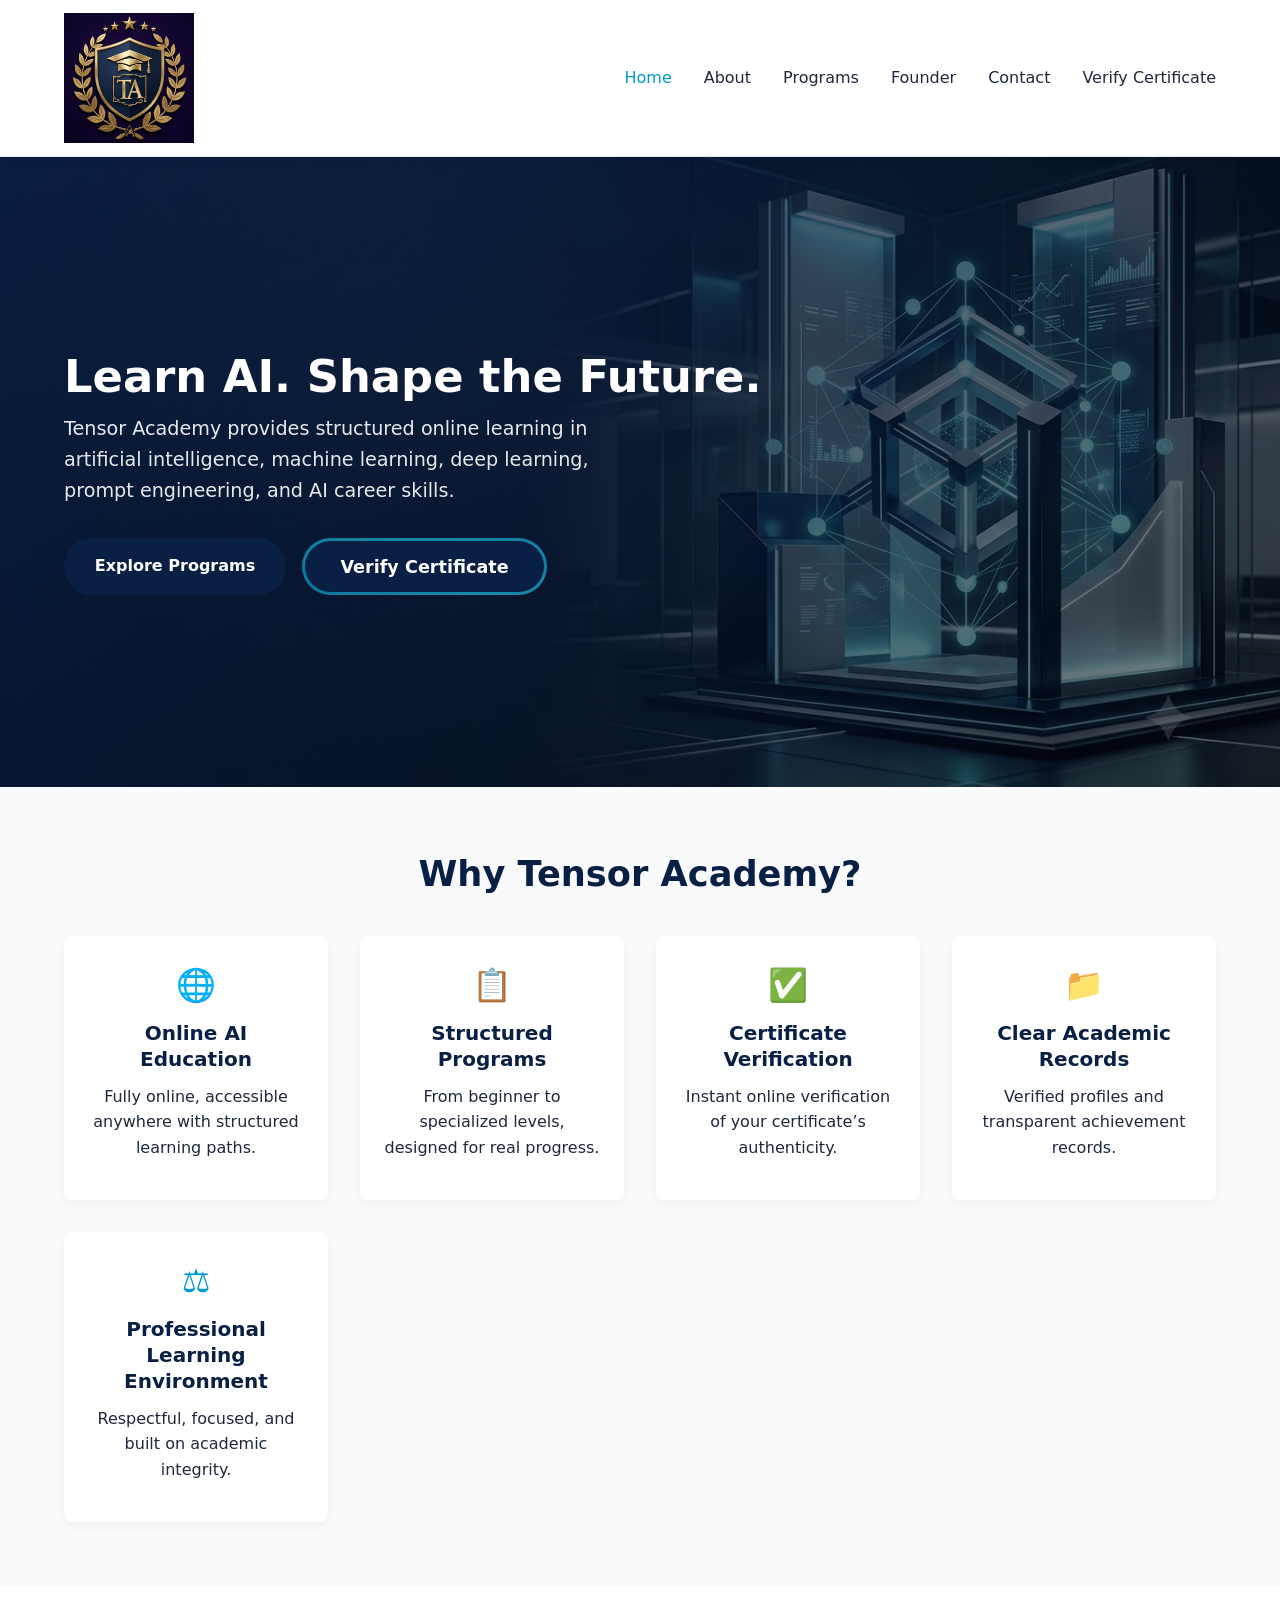
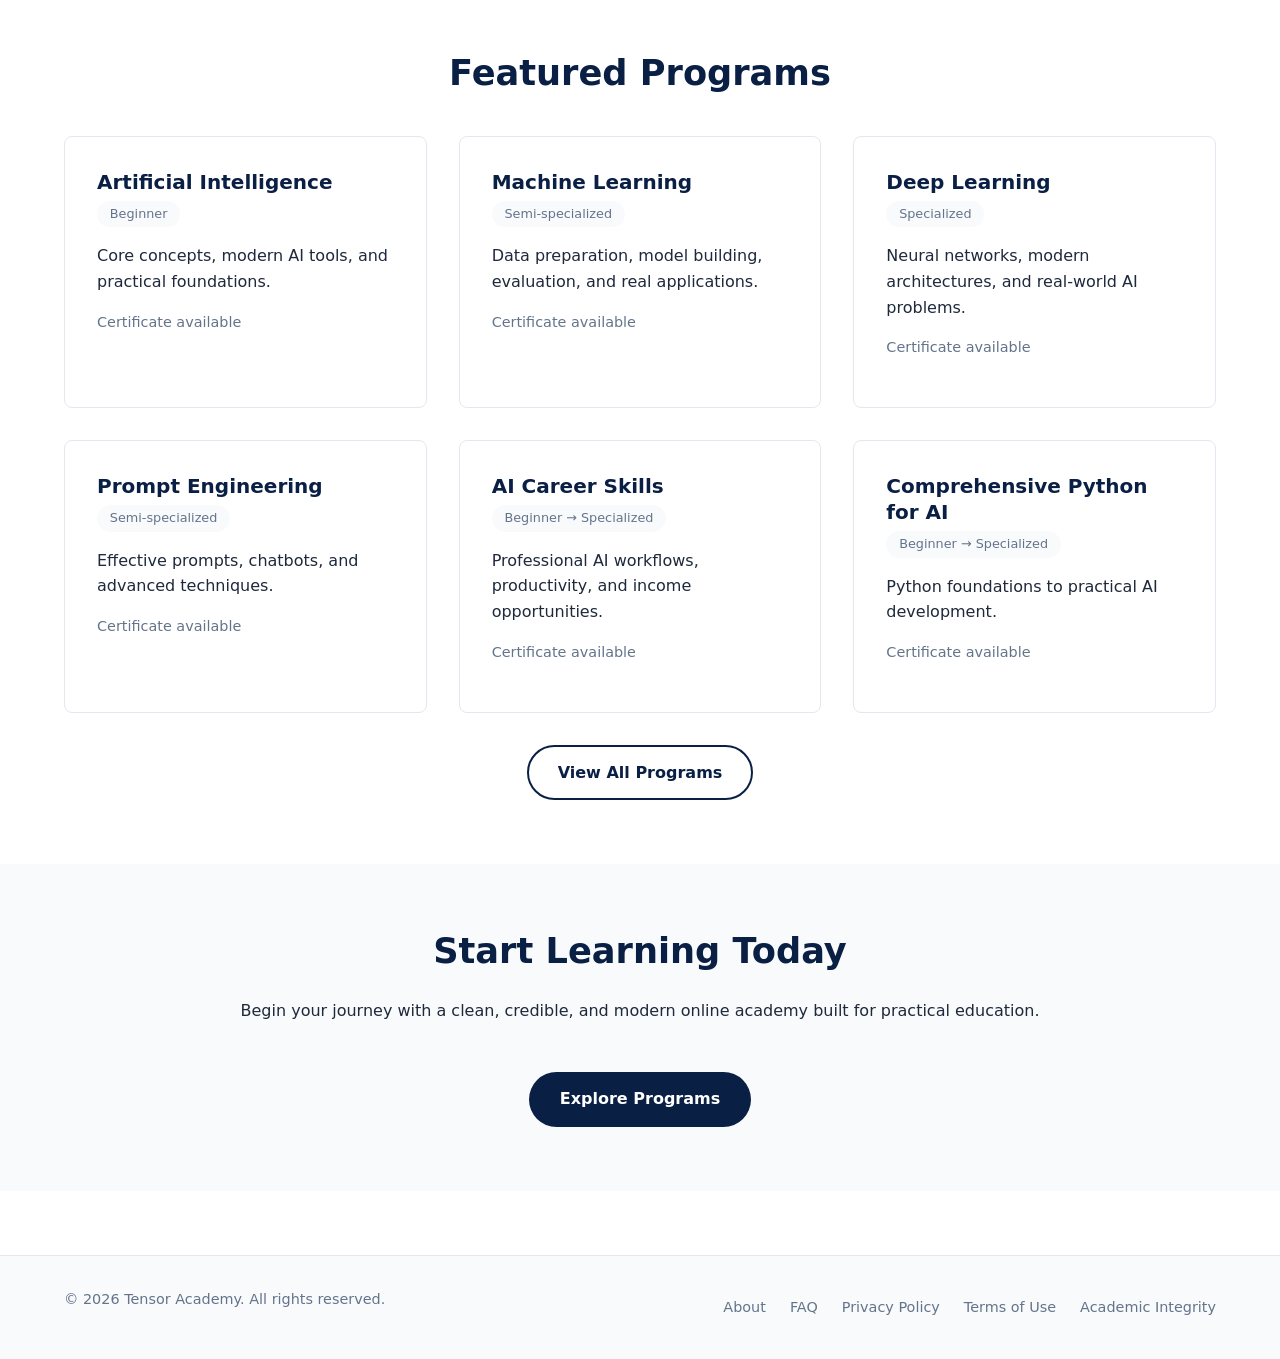
<file: index.html>
<!DOCTYPE html>
<html lang="en">
<head>
  <meta charset="UTF-8">
  <meta name="viewport" content="width=device-width, initial-scale=1.0">
  <meta name="description" content="Tensor Academy — Learn AI. Shape the Future. Structured online courses in artificial intelligence, machine learning, deep learning, and prompt engineering.">
  <title>Tensor Academy — Learn AI. Shape the Future.</title>
  <link rel="stylesheet" href="assets/css/style.css">
  <link rel="icon" href="assets/images/logo/logo.png" type="image/png">
</head>
<body>

  <!-- ========== Header ========== -->
  <header class="site-header">
    <div class="container header-inner">
      <a href="index.html" class="logo">
        <img src="assets/images/logo/logo.png" alt="Tensor Academy Logo" width="130" height="auto">
      </a>
      <button class="menu-toggle" aria-label="Toggle navigation menu">
        <span></span><span></span><span></span>
      </button>
      <nav>
        <ul class="nav-links">
          <li><a href="index.html" class="active">Home</a></li>
          <li><a href="about.html">About</a></li>
          <li><a href="programs.html">Programs</a></li>
          <li><a href="founder.html">Founder</a></li>
          <li><a href="contact.html">Contact</a></li>
          <li><a href="verify.html">Verify Certificate</a></li>
        </ul>
      </nav>
    </div>
  </header>

  <!-- ========== Hero Section ========== -->
  <section class="hero">
    <div class="container">
      <h1>Learn AI. Shape the Future.</h1>
      <p>Tensor Academy provides structured online learning in artificial intelligence, machine learning, deep learning, prompt engineering, and AI career skills.</p>
      <div class="hero-buttons">
        <a href="programs.html" class="btn btn-primary">Explore Programs</a>
        <a href="verify.html" class="btn verify-cert-btn">Verify Certificate</a>
      </div>
    </div>
  </section>

  <!-- ========== Trust / Value Points ========== -->
  <section class="section section-bg-light">
    <div class="container">
      <h2 class="section-title">Why Tensor Academy?</h2>
      <div class="trust-grid">
        <div class="trust-item">
          <div class="icon">🌐</div>
          <h3>Online AI Education</h3>
          <p>Fully online, accessible anywhere with structured learning paths.</p>
        </div>
        <div class="trust-item">
          <div class="icon">📋</div>
          <h3>Structured Programs</h3>
          <p>From beginner to specialized levels, designed for real progress.</p>
        </div>
        <div class="trust-item">
          <div class="icon">✅</div>
          <h3>Certificate Verification</h3>
          <p>Instant online verification of your certificate’s authenticity.</p>
        </div>
        <div class="trust-item">
          <div class="icon">📁</div>
          <h3>Clear Academic Records</h3>
          <p>Verified profiles and transparent achievement records.</p>
        </div>
        <div class="trust-item">
          <div class="icon">⚖️</div>
          <h3>Professional Learning Environment</h3>
          <p>Respectful, focused, and built on academic integrity.</p>
        </div>
      </div>
    </div>
  </section>

  <!-- ========== Featured Programs Preview ========== -->
  <section class="section">
    <div class="container">
      <h2 class="section-title">Featured Programs</h2>
      <div class="program-grid">
        <div class="program-card">
          <h3>Artificial Intelligence</h3>
          <span class="level-badge">Beginner</span>
          <p>Core concepts, modern AI tools, and practical foundations.</p>
          <p class="cert-note">Certificate available</p>
        </div>
        <div class="program-card">
          <h3>Machine Learning</h3>
          <span class="level-badge">Semi-specialized</span>
          <p>Data preparation, model building, evaluation, and real applications.</p>
          <p class="cert-note">Certificate available</p>
        </div>
        <div class="program-card">
          <h3>Deep Learning</h3>
          <span class="level-badge">Specialized</span>
          <p>Neural networks, modern architectures, and real-world AI problems.</p>
          <p class="cert-note">Certificate available</p>
        </div>
        <div class="program-card">
          <h3>Prompt Engineering</h3>
          <span class="level-badge">Semi-specialized</span>
          <p>Effective prompts, chatbots, and advanced techniques.</p>
          <p class="cert-note">Certificate available</p>
        </div>
        <div class="program-card">
          <h3>AI Career Skills</h3>
          <span class="level-badge">Beginner → Specialized</span>
          <p>Professional AI workflows, productivity, and income opportunities.</p>
          <p class="cert-note">Certificate available</p>
        </div>
        <div class="program-card">
          <h3>Comprehensive Python for AI</h3>
          <span class="level-badge">Beginner → Specialized</span>
          <p>Python foundations to practical AI development.</p>
          <p class="cert-note">Certificate available</p>
        </div>
      </div>
      <div class="text-center mt-2">
        <a href="programs.html" class="btn btn-outline">View All Programs</a>
      </div>
    </div>
  </section>

  <!-- ========== Closing CTA ========== -->
  <section class="section section-bg-light text-center">
    <div class="container">
      <h2>Start Learning Today</h2>
      <p>Begin your journey with a clean, credible, and modern online academy built for practical education.</p>
      <a href="programs.html" class="btn btn-primary mt-2">Explore Programs</a>
    </div>
  </section>

  <!-- ========== Footer ========== -->
  <footer class="site-footer">
    <div class="container footer-inner">
      <p class="footer-text">&copy; 2026 Tensor Academy. All rights reserved.</p>
      <ul class="footer-links">
        <li><a href="about.html">About</a></li>
        <li><a href="faq.html">FAQ</a></li>
        <li><a href="privacy-policy.html">Privacy Policy</a></li>
        <li><a href="terms.html">Terms of Use</a></li>
        <li><a href="academic-integrity.html">Academic Integrity</a></li>
      </ul>
    </div>
  </footer>

  <!-- ========== Mobile Menu Toggle Script ========== -->
  <script>
    const menuToggle = document.querySelector('.menu-toggle');
    const navLinks = document.querySelector('.nav-links');
    menuToggle.addEventListener('click', () => {
      navLinks.classList.toggle('open');
    });
  </script>

</body>
</html>
</file>
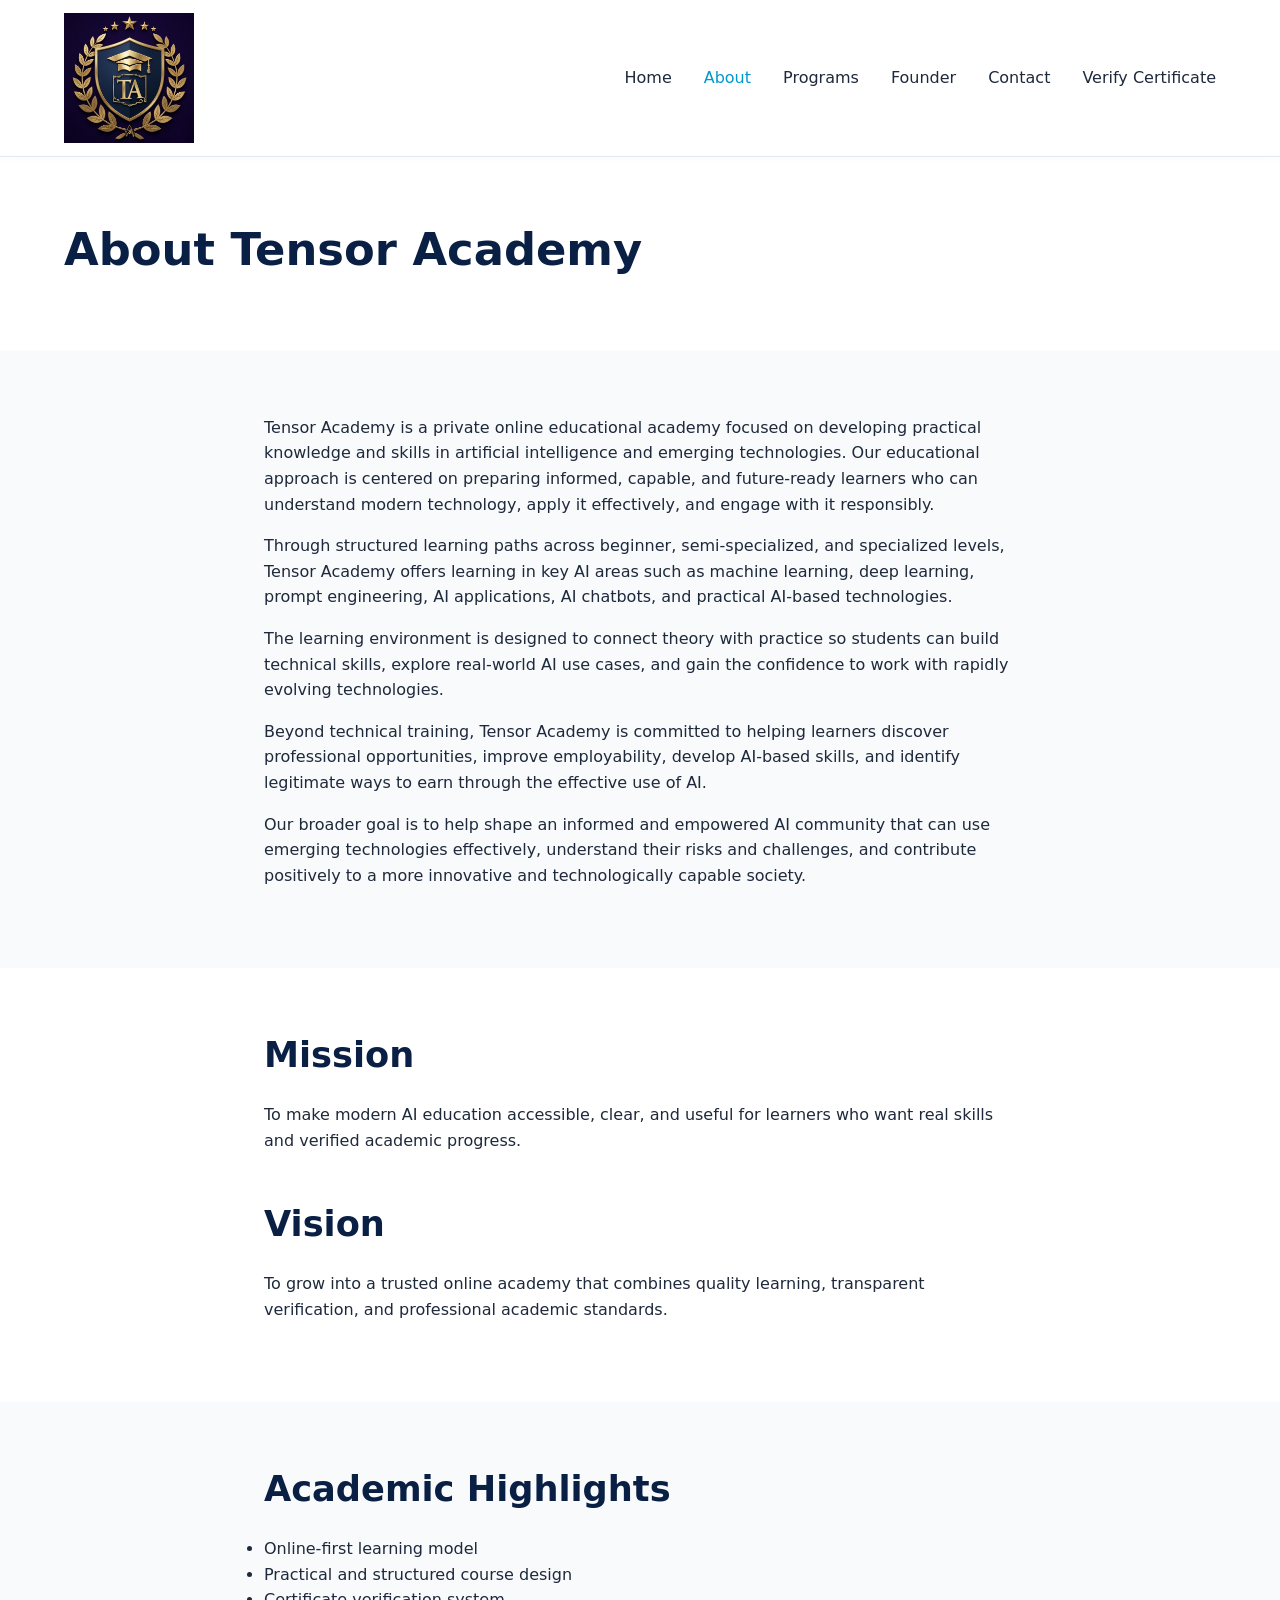
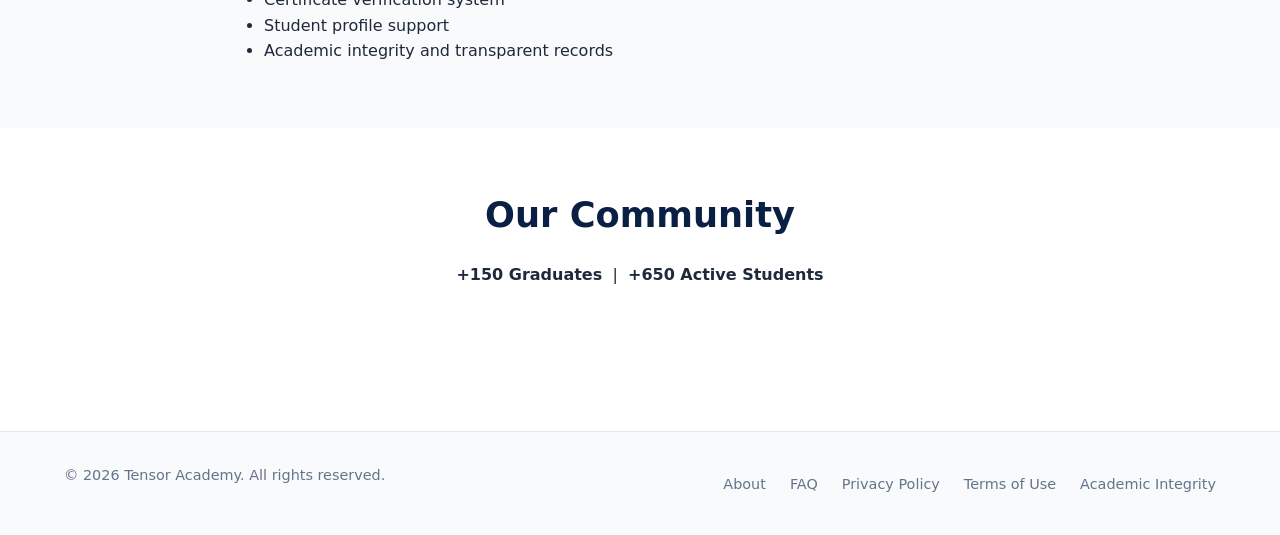
<file: about.html>
<!DOCTYPE html>
<html lang="en">
<head>
  <meta charset="UTF-8">
  <meta name="viewport" content="width=device-width, initial-scale=1.0">
  <meta name="description" content="About Tensor Academy — an online academy focused on practical, structured, and accessible AI education.">
  <title>About — Tensor Academy</title>
  <link rel="stylesheet" href="assets/css/style.css">
  <link rel="icon" href="assets/images/logo/logo.png" type="image/png">
</head>
<body>

  <header class="site-header">
    <div class="container header-inner">
      <a href="index.html" class="logo">
        <img src="assets/images/logo/logo.png" alt="Tensor Academy Logo" width="130" height="auto">
      </a>
      <button class="menu-toggle" aria-label="Toggle navigation menu">
        <span></span><span></span><span></span>
      </button>
      <nav>
        <ul class="nav-links">
          <li><a href="index.html">Home</a></li>
          <li><a href="about.html" class="active">About</a></li>
          <li><a href="programs.html">Programs</a></li>
          <li><a href="founder.html">Founder</a></li>
          <li><a href="contact.html">Contact</a></li>
          <li><a href="verify.html">Verify Certificate</a></li>
        </ul>
      </nav>
    </div>
  </header>

  <main>
    <!-- Page Title -->
    <section class="section">
      <div class="container">
        <h1>About Tensor Academy</h1>
      </div>
    </section>

    <!-- About Content -->
    <section class="section section-bg-light">
      <div class="container about-content">
        <p>Tensor Academy is a private online educational academy focused on developing practical knowledge and skills in artificial intelligence and emerging technologies. Our educational approach is centered on preparing informed, capable, and future-ready learners who can understand modern technology, apply it effectively, and engage with it responsibly.</p>
        <p>Through structured learning paths across beginner, semi-specialized, and specialized levels, Tensor Academy offers learning in key AI areas such as machine learning, deep learning, prompt engineering, AI applications, AI chatbots, and practical AI-based technologies.</p>
        <p>The learning environment is designed to connect theory with practice so students can build technical skills, explore real-world AI use cases, and gain the confidence to work with rapidly evolving technologies.</p>
        <p>Beyond technical training, Tensor Academy is committed to helping learners discover professional opportunities, improve employability, develop AI-based skills, and identify legitimate ways to earn through the effective use of AI.</p>
        <p>Our broader goal is to help shape an informed and empowered AI community that can use emerging technologies effectively, understand their risks and challenges, and contribute positively to a more innovative and technologically capable society.</p>
      </div>
    </section>

    <!-- Mission & Vision -->
    <section class="section">
      <div class="container about-content">
        <h2>Mission</h2>
        <p>To make modern AI education accessible, clear, and useful for learners who want real skills and verified academic progress.</p>

        <h2 class="mt-3">Vision</h2>
        <p>To grow into a trusted online academy that combines quality learning, transparent verification, and professional academic standards.</p>
      </div>
    </section>

    <!-- Academic Highlights -->
    <section class="section section-bg-light">
      <div class="container about-content">
        <h2>Academic Highlights</h2>
        <ul>
          <li>Online-first learning model</li>
          <li>Practical and structured course design</li>
          <li>Certificate verification system</li>
          <li>Student profile support</li>
          <li>Academic integrity and transparent records</li>
        </ul>
      </div>
    </section>

    <!-- Public Numbers -->
    <section class="section">
      <div class="container about-content text-center">
        <h2>Our Community</h2>
        <p><strong>+150 Graduates</strong> &nbsp;|&nbsp; <strong>+650 Active Students</strong></p>
      </div>
    </section>
  </main>

  <footer class="site-footer">
    <div class="container footer-inner">
      <p class="footer-text">&copy; 2026 Tensor Academy. All rights reserved.</p>
      <ul class="footer-links">
        <li><a href="about.html">About</a></li>
        <li><a href="faq.html">FAQ</a></li>
        <li><a href="privacy-policy.html">Privacy Policy</a></li>
        <li><a href="terms.html">Terms of Use</a></li>
        <li><a href="academic-integrity.html">Academic Integrity</a></li>
      </ul>
    </div>
  </footer>

  <script>
    const menuToggle = document.querySelector('.menu-toggle');
    const navLinks = document.querySelector('.nav-links');
    menuToggle.addEventListener('click', () => {
      navLinks.classList.toggle('open');
    });
  </script>

</body>
</html>
</file>
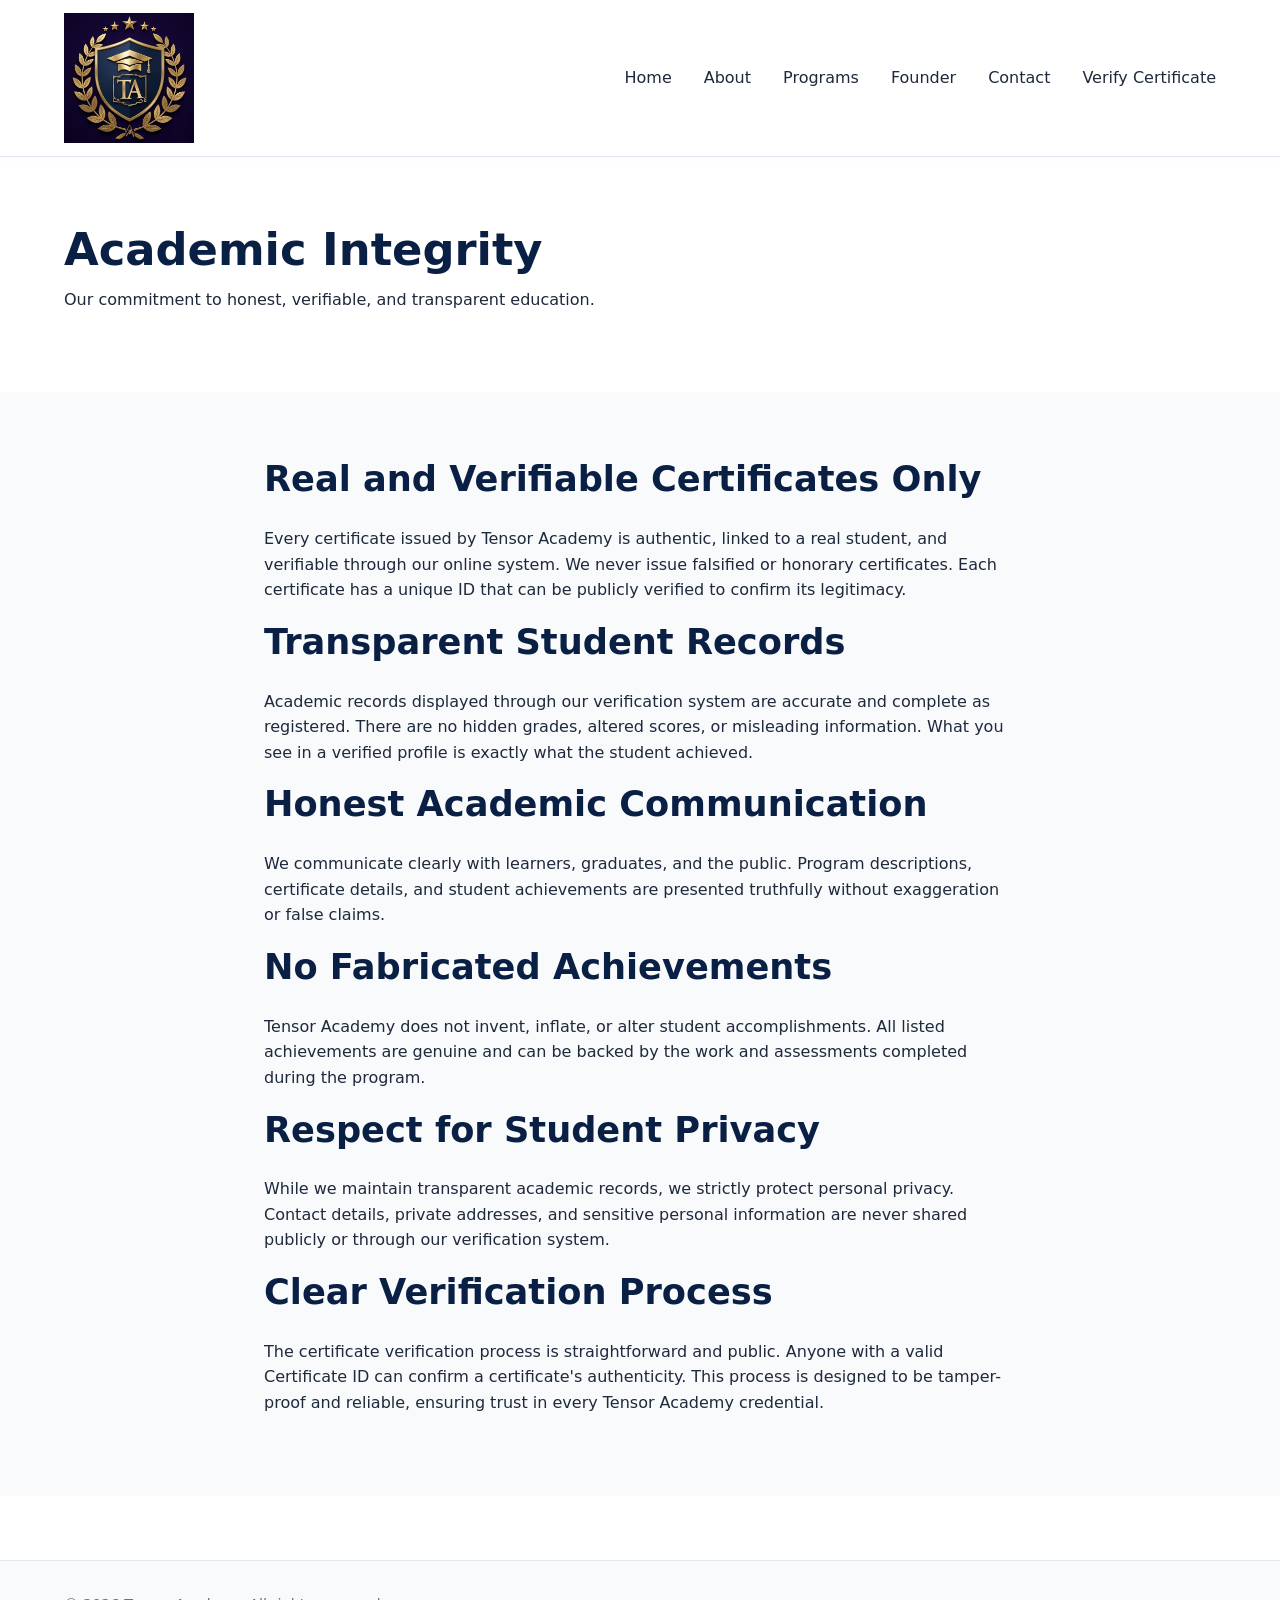
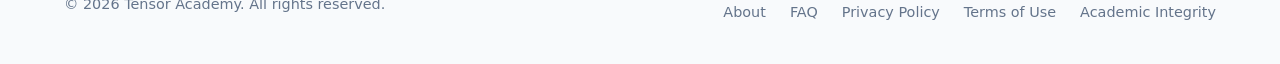
<file: academic-integrity.html>
<!DOCTYPE html>
<html lang="en">
<head>
  <meta charset="UTF-8">
  <meta name="viewport" content="width=device-width, initial-scale=1.0">
  <meta name="description" content="Academic Integrity at Tensor Academy — real certificates, transparent records, and honest communication.">
  <title>Academic Integrity — Tensor Academy</title>
  <link rel="stylesheet" href="assets/css/style.css">
  <link rel="icon" href="assets/images/logo/logo.png" type="image/png">
</head>
<body>

  <header class="site-header">
    <div class="container header-inner">
      <a href="index.html" class="logo">
        <img src="assets/images/logo/logo.png" alt="Tensor Academy Logo" width="130" height="auto">
      </a>
      <button class="menu-toggle" aria-label="Toggle navigation menu">
        <span></span><span></span><span></span>
      </button>
      <nav>
        <ul class="nav-links">
          <li><a href="index.html">Home</a></li>
          <li><a href="about.html">About</a></li>
          <li><a href="programs.html">Programs</a></li>
          <li><a href="founder.html">Founder</a></li>
          <li><a href="contact.html">Contact</a></li>
          <li><a href="verify.html">Verify Certificate</a></li>
        </ul>
      </nav>
    </div>
  </header>

  <main>
    <section class="section">
      <div class="container">
        <h1>Academic Integrity</h1>
        <p class="section-subtitle">Our commitment to honest, verifiable, and transparent education.</p>
      </div>
    </section>

    <section class="section section-bg-light">
      <div class="container" style="max-width: 800px; margin: 0 auto;">

        <h2>Real and Verifiable Certificates Only</h2>
        <p>Every certificate issued by Tensor Academy is authentic, linked to a real student, and verifiable through our online system. We never issue falsified or honorary certificates. Each certificate has a unique ID that can be publicly verified to confirm its legitimacy.</p>

        <h2>Transparent Student Records</h2>
        <p>Academic records displayed through our verification system are accurate and complete as registered. There are no hidden grades, altered scores, or misleading information. What you see in a verified profile is exactly what the student achieved.</p>

        <h2>Honest Academic Communication</h2>
        <p>We communicate clearly with learners, graduates, and the public. Program descriptions, certificate details, and student achievements are presented truthfully without exaggeration or false claims.</p>

        <h2>No Fabricated Achievements</h2>
        <p>Tensor Academy does not invent, inflate, or alter student accomplishments. All listed achievements are genuine and can be backed by the work and assessments completed during the program.</p>

        <h2>Respect for Student Privacy</h2>
        <p>While we maintain transparent academic records, we strictly protect personal privacy. Contact details, private addresses, and sensitive personal information are never shared publicly or through our verification system.</p>

        <h2>Clear Verification Process</h2>
        <p>The certificate verification process is straightforward and public. Anyone with a valid Certificate ID can confirm a certificate's authenticity. This process is designed to be tamper-proof and reliable, ensuring trust in every Tensor Academy credential.</p>

      </div>
    </section>
  </main>

  <footer class="site-footer">
    <div class="container footer-inner">
      <p class="footer-text">&copy; 2026 Tensor Academy. All rights reserved.</p>
      <ul class="footer-links">
        <li><a href="about.html">About</a></li>
        <li><a href="faq.html">FAQ</a></li>
        <li><a href="privacy-policy.html">Privacy Policy</a></li>
        <li><a href="terms.html">Terms of Use</a></li>
        <li><a href="academic-integrity.html">Academic Integrity</a></li>
      </ul>
    </div>
  </footer>

  <script>
    const menuToggle = document.querySelector('.menu-toggle');
    const navLinks = document.querySelector('.nav-links');
    menuToggle.addEventListener('click', () => {
      navLinks.classList.toggle('open');
    });
  </script>

</body>
</html>
</file>
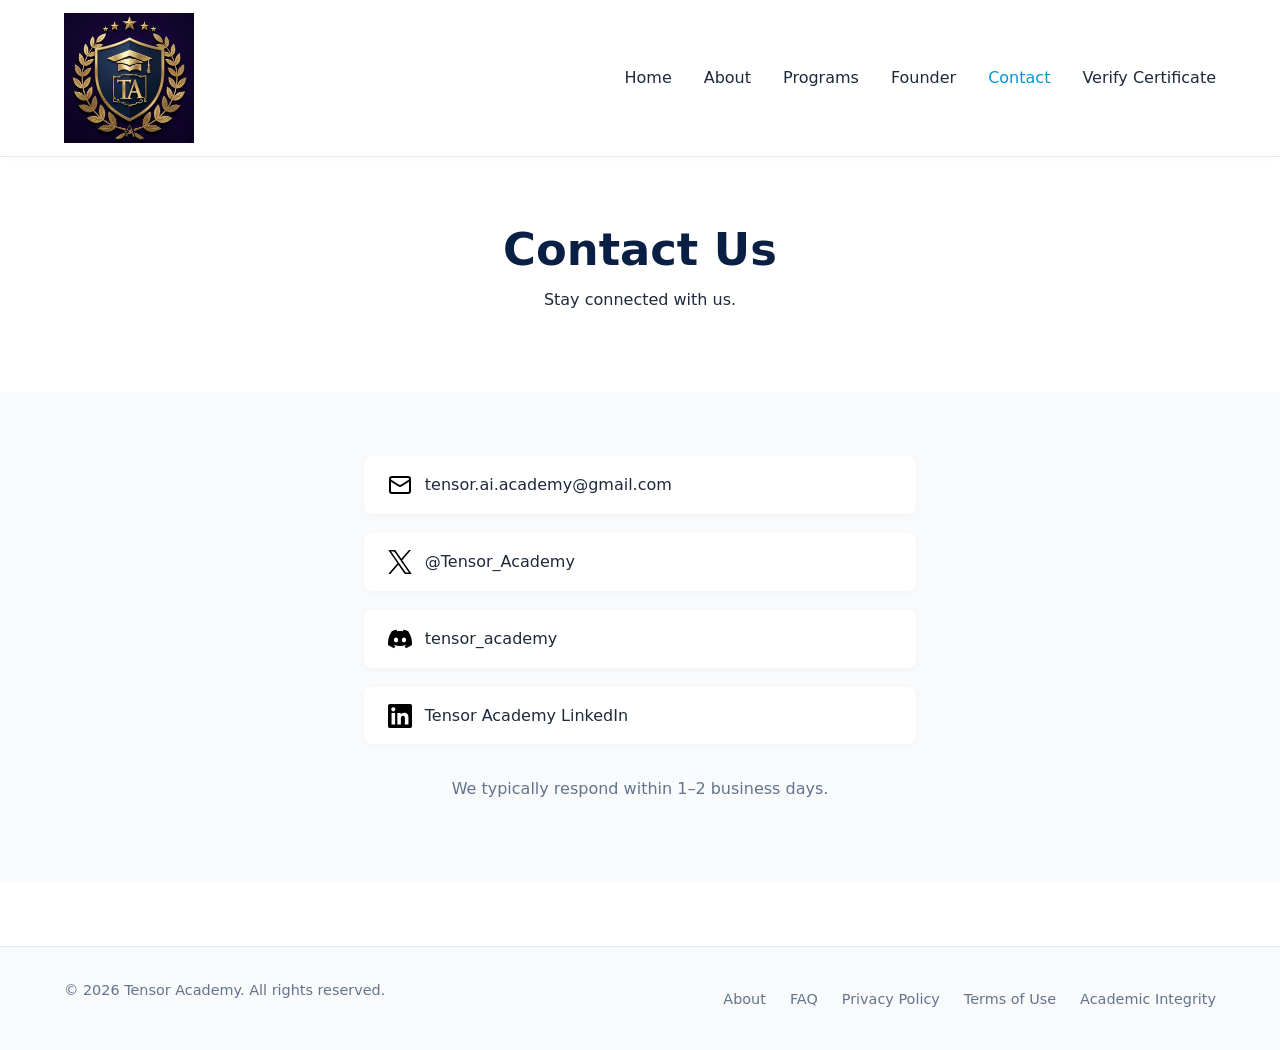
<file: contact.html>
<!DOCTYPE html>
<html lang="en">
<head>
  <meta charset="UTF-8">
  <meta name="viewport" content="width=device-width, initial-scale=1.0">
  <meta name="description" content="Contact Tensor Academy — official communication channels for the online AI academy.">
  <title>Contact — Tensor Academy</title>
  <link rel="stylesheet" href="assets/css/style.css">
  <link rel="icon" href="assets/images/logo/logo.png" type="image/png">
</head>
<body>

  <header class="site-header">
    <div class="container header-inner">
      <a href="index.html" class="logo">
        <img src="assets/images/logo/logo.png" alt="Tensor Academy Logo" width="130" height="auto">
      </a>
      <button class="menu-toggle" aria-label="Toggle navigation menu">
        <span></span><span></span><span></span>
      </button>
      <nav>
        <ul class="nav-links">
          <li><a href="index.html">Home</a></li>
          <li><a href="about.html">About</a></li>
          <li><a href="programs.html">Programs</a></li>
          <li><a href="founder.html">Founder</a></li>
          <li><a href="contact.html" class="active">Contact</a></li>
          <li><a href="verify.html">Verify Certificate</a></li>
        </ul>
      </nav>
    </div>
  </header>

  <main>
    <section class="section">
      <div class="container text-center">
        <h1>Contact Us</h1>
        <p class="section-subtitle">Stay connected with us.</p>
      </div>
    </section>

    <section class="section section-bg-light">
      <div class="container" style="max-width: 600px; margin: 0 auto;">
        <div class="contact-links" style="display: flex; flex-direction: column; gap: 1.2rem;">
          
          <!-- Email -->
          <a href="mailto:tensor.ai.academy@gmail.com" class="contact-link-item" style="display: flex; align-items: center; gap: 0.8rem; padding: 1rem 1.5rem; background: #fff; border-radius: 8px; text-decoration: none; color: var(--text); transition: all 0.3s ease; box-shadow: 0 2px 8px rgba(0,0,0,0.03);">
            <img src="assets/icons/social/mail.svg" alt="Email" width="24" height="24">
            <span style="font-weight: 500;">tensor.ai.academy@gmail.com</span>
          </a>

          <!-- X (Twitter) -->
          <a href="https://x.com/Tensor_Academy" target="_blank" rel="noopener noreferrer" class="contact-link-item" style="display: flex; align-items: center; gap: 0.8rem; padding: 1rem 1.5rem; background: #fff; border-radius: 8px; text-decoration: none; color: var(--text); transition: all 0.3s ease; box-shadow: 0 2px 8px rgba(0,0,0,0.03);">
            <img src="assets/icons/social/x.svg" alt="X" width="24" height="24">
            <span style="font-weight: 500;">@Tensor_Academy</span>
          </a>

          <!-- Discord -->
          <a href="https://discord.com" target="_blank" rel="noopener noreferrer" class="contact-link-item" style="display: flex; align-items: center; gap: 0.8rem; padding: 1rem 1.5rem; background: #fff; border-radius: 8px; text-decoration: none; color: var(--text); transition: all 0.3s ease; box-shadow: 0 2px 8px rgba(0,0,0,0.03);">
            <img src="assets/icons/social/discord.svg" alt="Discord" width="24" height="24">
            <span style="font-weight: 500;">tensor_academy</span>
          </a>

          <!-- LinkedIn -->
          <a href="https://www.linkedin.com/in/tensor-academy-24263b428" target="_blank" rel="noopener noreferrer" class="contact-link-item" style="display: flex; align-items: center; gap: 0.8rem; padding: 1rem 1.5rem; background: #fff; border-radius: 8px; text-decoration: none; color: var(--text); transition: all 0.3s ease; box-shadow: 0 2px 8px rgba(0,0,0,0.03);">
            <img src="assets/icons/social/linkedin.svg" alt="LinkedIn" width="24" height="24">
            <span style="font-weight: 500;">Tensor Academy LinkedIn</span>
          </a>

        </div>
        <p style="margin-top: 2rem; text-align: center; color: var(--text-light);">We typically respond within 1–2 business days.</p>
      </div>
    </section>
  </main>

  <footer class="site-footer">
    <div class="container footer-inner">
      <p class="footer-text">&copy; 2026 Tensor Academy. All rights reserved.</p>
      <ul class="footer-links">
        <li><a href="about.html">About</a></li>
        <li><a href="faq.html">FAQ</a></li>
        <li><a href="privacy-policy.html">Privacy Policy</a></li>
        <li><a href="terms.html">Terms of Use</a></li>
        <li><a href="academic-integrity.html">Academic Integrity</a></li>
      </ul>
    </div>
  </footer>

  <script>
    const menuToggle = document.querySelector('.menu-toggle');
    const navLinks = document.querySelector('.nav-links');
    menuToggle.addEventListener('click', () => {
      navLinks.classList.toggle('open');
    });
  </script>

</body>
</html>
</file>
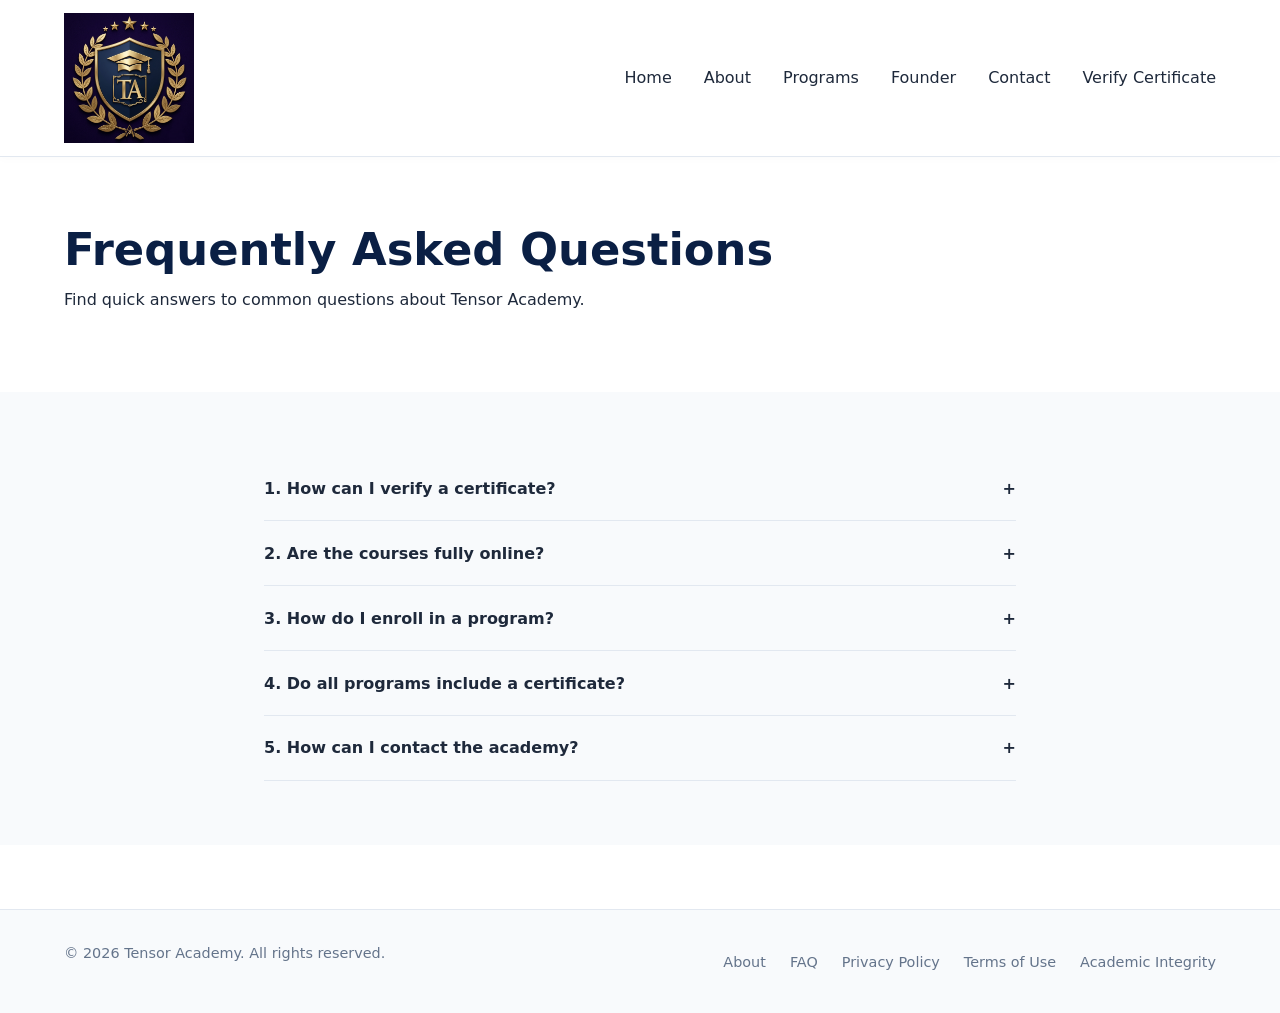
<file: faq.html>
<!DOCTYPE html>
<html lang="en">
<head>
  <meta charset="UTF-8">
  <meta name="viewport" content="width=device-width, initial-scale=1.0">
  <meta name="description" content="Frequently Asked Questions about Tensor Academy — certificate verification, enrollment, certificates, and more.">
  <title>FAQ — Tensor Academy</title>
  <link rel="stylesheet" href="assets/css/style.css">
  <link rel="icon" href="assets/images/logo/logo.png" type="image/png">
</head>
<body>

  <header class="site-header">
    <div class="container header-inner">
      <a href="index.html" class="logo">
        <img src="assets/images/logo/logo.png" alt="Tensor Academy Logo" width="130" height="auto">
      </a>
      <button class="menu-toggle" aria-label="Toggle navigation menu">
        <span></span><span></span><span></span>
      </button>
      <nav>
        <ul class="nav-links">
          <li><a href="index.html">Home</a></li>
          <li><a href="about.html">About</a></li>
          <li><a href="programs.html">Programs</a></li>
          <li><a href="founder.html">Founder</a></li>
          <li><a href="contact.html">Contact</a></li>
          <li><a href="verify.html">Verify Certificate</a></li>
        </ul>
      </nav>
    </div>
  </header>

  <main>
    <section class="section">
      <div class="container">
        <h1>Frequently Asked Questions</h1>
        <p class="section-subtitle">Find quick answers to common questions about Tensor Academy.</p>
      </div>
    </section>

    <section class="section section-bg-light">
      <div class="container" style="max-width: 800px; margin: 0 auto;">

        <div class="faq-item">
          <div class="faq-question">
            <span>1. How can I verify a certificate?</span>
            <span class="faq-icon">+</span>
          </div>
          <div class="faq-answer">
            <p>Visit the <a href="verify.html">Certificate Verification</a> page, enter the Certificate ID printed on your certificate, and click Verify. If the certificate is valid, its details will appear instantly.</p>
          </div>
        </div>

        <div class="faq-item">
          <div class="faq-question">
            <span>2. Are the courses fully online?</span>
            <span class="faq-icon">+</span>
          </div>
          <div class="faq-answer">
            <p>Yes, all Tensor Academy programs are fully online. You can study from anywhere at your own pace within the structured learning path.</p>
          </div>
        </div>

        <div class="faq-item">
          <div class="faq-question">
            <span>3. How do I enroll in a program?</span>
            <span class="faq-icon">+</span>
          </div>
          <div class="faq-answer">
            <p>You can enroll by contacting us through any of the official channels listed on the <a href="contact.html">Contact</a> page. We will guide you through the enrollment process.</p>
          </div>
        </div>

        <div class="faq-item">
          <div class="faq-question">
            <span>4. Do all programs include a certificate?</span>
            <span class="faq-icon">+</span>
          </div>
          <div class="faq-answer">
            <p>Yes, upon successful completion of a program, you receive a verifiable certificate with a unique Certificate ID.</p>
          </div>
        </div>

        <div class="faq-item">
          <div class="faq-question">
            <span>5. How can I contact the academy?</span>
            <span class="faq-icon">+</span>
          </div>
          <div class="faq-answer">
            <p>You can reach us via email at tensor.ai.academy@gmail.com, on X (@Tensor_Academy), Discord (tensor_academy), or LinkedIn. Full details are on the <a href="contact.html">Contact</a> page.</p>
          </div>
        </div>

      </div>
    </section>
  </main>

  <footer class="site-footer">
    <div class="container footer-inner">
      <p class="footer-text">&copy; 2026 Tensor Academy. All rights reserved.</p>
      <ul class="footer-links">
        <li><a href="about.html">About</a></li>
        <li><a href="faq.html">FAQ</a></li>
        <li><a href="privacy-policy.html">Privacy Policy</a></li>
        <li><a href="terms.html">Terms of Use</a></li>
        <li><a href="academic-integrity.html">Academic Integrity</a></li>
      </ul>
    </div>
  </footer>

  <script>
    const menuToggle = document.querySelector('.menu-toggle');
    const navLinks = document.querySelector('.nav-links');
    menuToggle.addEventListener('click', () => {
      navLinks.classList.toggle('open');
    });

    const faqQuestions = document.querySelectorAll('.faq-question');
    faqQuestions.forEach(question => {
      question.addEventListener('click', () => {
        const faqItem = question.parentElement;
        faqItem.classList.toggle('active');
        const icon = question.querySelector('.faq-icon');
        icon.textContent = faqItem.classList.contains('active') ? '−' : '+';
      });
    });
  </script>

</body>
</html>
</file>
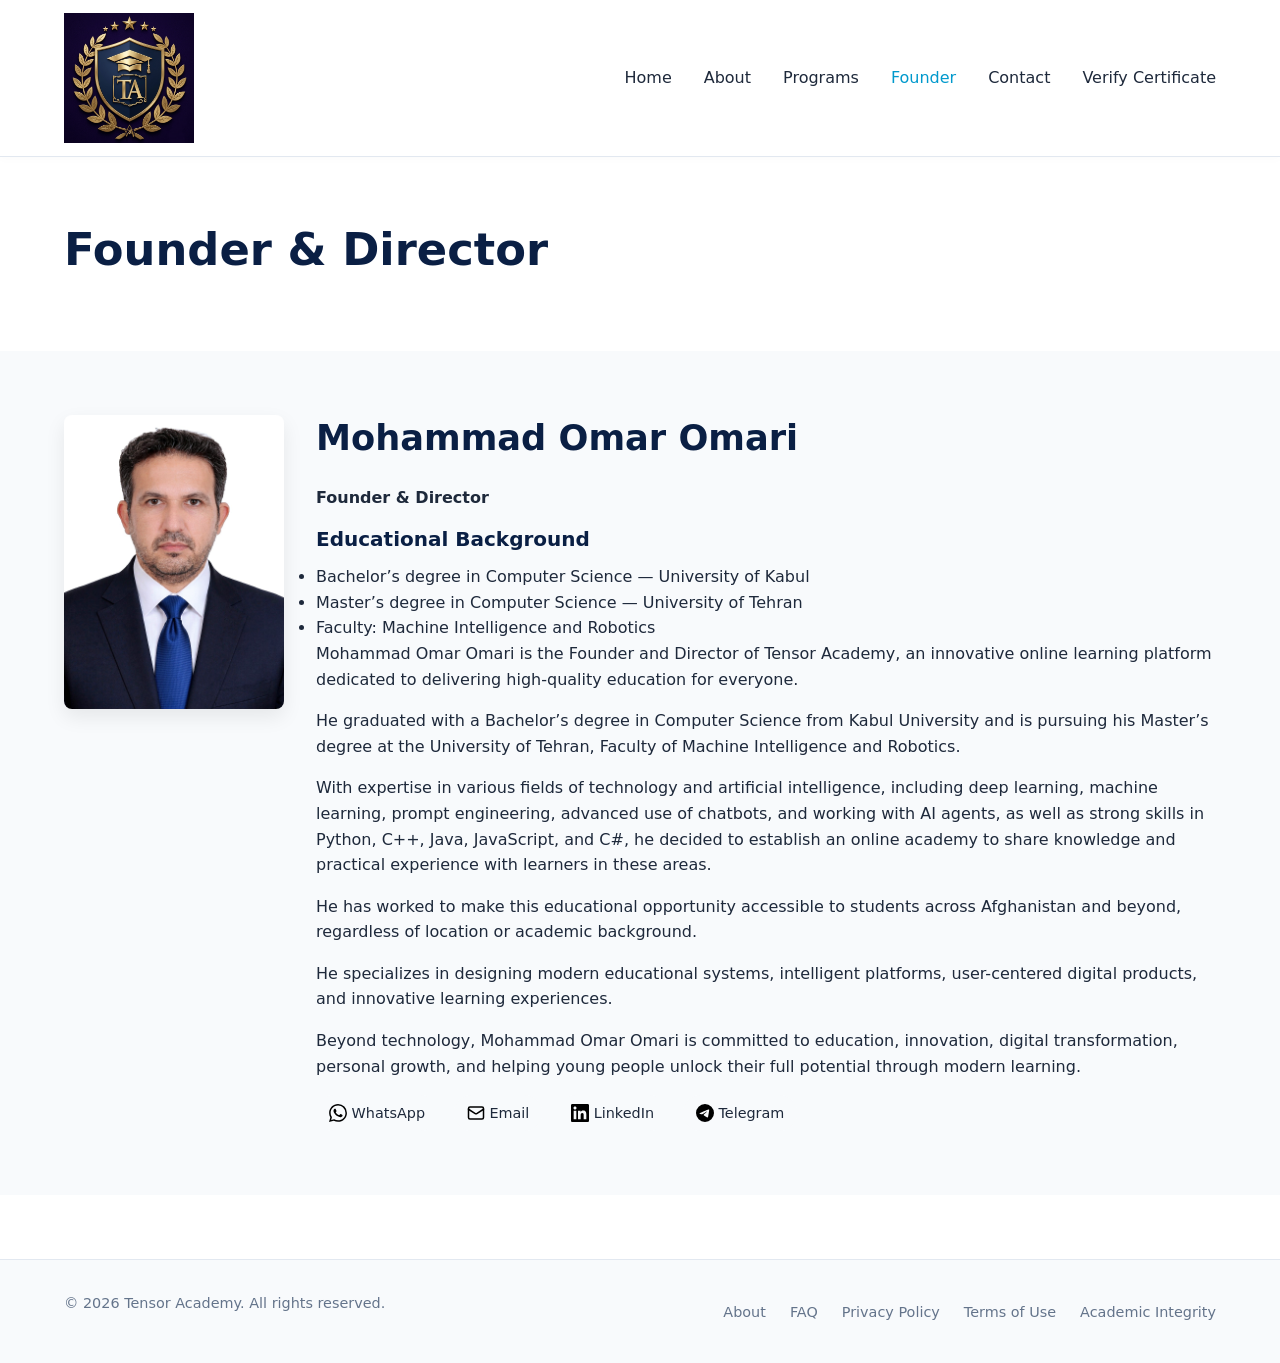
<file: founder.html>
<!DOCTYPE html>
<html lang="en">
<head>
  <meta charset="UTF-8">
  <meta name="viewport" content="width=device-width, initial-scale=1.0">
  <meta name="description" content="Mohammad Omar Omari — Founder & Director of Tensor Academy. AI education leader and computer scientist.">
  <title>Founder & Director — Tensor Academy</title>
  <link rel="stylesheet" href="assets/css/style.css">
  <link rel="icon" href="assets/images/logo/logo.png" type="image/png">
</head>
<body>

  <header class="site-header">
    <div class="container header-inner">
      <a href="index.html" class="logo">
        <img src="assets/images/logo/logo.png" alt="Tensor Academy Logo" width="130" height="auto">
      </a>
      <button class="menu-toggle" aria-label="Toggle navigation menu">
        <span></span><span></span><span></span>
      </button>
      <nav>
        <ul class="nav-links">
          <li><a href="index.html">Home</a></li>
          <li><a href="about.html">About</a></li>
          <li><a href="programs.html">Programs</a></li>
          <li><a href="founder.html" class="active">Founder</a></li>
          <li><a href="contact.html">Contact</a></li>
          <li><a href="verify.html">Verify Certificate</a></li>
        </ul>
      </nav>
    </div>
  </header>

  <main>
    <section class="section">
      <div class="container">
        <h1>Founder & Director</h1>
      </div>
    </section>

    <section class="section section-bg-light">
      <div class="container">
        <div class="founder-profile">
          <div class="founder-photo">
            <img src="assets/images/founder/founder-official.jpg" alt="Mohammad Omar Omari" width="220" height="auto">
          </div>
          <div class="founder-details">
            <h2>Mohammad Omar Omari</h2>
            <p><strong>Founder & Director</strong></p>

            <h3>Educational Background</h3>
            <ul>
              <li>Bachelor’s degree in Computer Science — University of Kabul</li>
              <li>Master’s degree in Computer Science — University of Tehran</li>
              <li>Faculty: Machine Intelligence and Robotics</li>
            </ul>

            <p>Mohammad Omar Omari is the Founder and Director of Tensor Academy, an innovative online learning platform dedicated to delivering high-quality education for everyone.</p>
            <p>He graduated with a Bachelor’s degree in Computer Science from Kabul University and is pursuing his Master’s degree at the University of Tehran, Faculty of Machine Intelligence and Robotics.</p>
            <p>With expertise in various fields of technology and artificial intelligence, including deep learning, machine learning, prompt engineering, advanced use of chatbots, and working with AI agents, as well as strong skills in Python, C++, Java, JavaScript, and C#, he decided to establish an online academy to share knowledge and practical experience with learners in these areas.</p>
            <p>He has worked to make this educational opportunity accessible to students across Afghanistan and beyond, regardless of location or academic background.</p>
            <p>He specializes in designing modern educational systems, intelligent platforms, user-centered digital products, and innovative learning experiences.</p>
            <p>Beyond technology, Mohammad Omar Omari is committed to education, innovation, digital transformation, personal growth, and helping young people unlock their full potential through modern learning.</p>

            <div class="social-links">
              <!-- WhatsApp -->
              <a href="https://wa.me/93784589092" target="_blank" rel="noopener noreferrer">
                <img src="assets/icons/social/whatsapp.svg" alt="WhatsApp" width="18" height="18">
                WhatsApp
              </a>
              <!-- Email -->
              <a href="mailto:mohammadomaromari421@gmail.com">
                <img src="assets/icons/social/mail.svg" alt="Email" width="18" height="18">
                Email
              </a>
              <!-- LinkedIn -->
              <a href="https://www.linkedin.com/in/mohammad-omar-omari-26403a427?trk=contact-info" target="_blank" rel="noopener noreferrer">
                <img src="assets/icons/social/linkedin.svg" alt="LinkedIn" width="18" height="18">
                LinkedIn
              </a>
              <!-- Telegram -->
              <a href="https://t.me/Tensor_academy_manager" target="_blank" rel="noopener noreferrer">
                <img src="assets/icons/social/telegram.svg" alt="Telegram" width="18" height="18">
                Telegram
              </a>
            </div>
          </div>
        </div>
      </div>
    </section>
  </main>

  <footer class="site-footer">
    <div class="container footer-inner">
      <p class="footer-text">&copy; 2026 Tensor Academy. All rights reserved.</p>
      <ul class="footer-links">
        <li><a href="about.html">About</a></li>
        <li><a href="faq.html">FAQ</a></li>
        <li><a href="privacy-policy.html">Privacy Policy</a></li>
        <li><a href="terms.html">Terms of Use</a></li>
        <li><a href="academic-integrity.html">Academic Integrity</a></li>
      </ul>
    </div>
  </footer>

  <script>
    const menuToggle = document.querySelector('.menu-toggle');
    const navLinks = document.querySelector('.nav-links');
    menuToggle.addEventListener('click', () => {
      navLinks.classList.toggle('open');
    });
  </script>

</body>
</html>
</file>
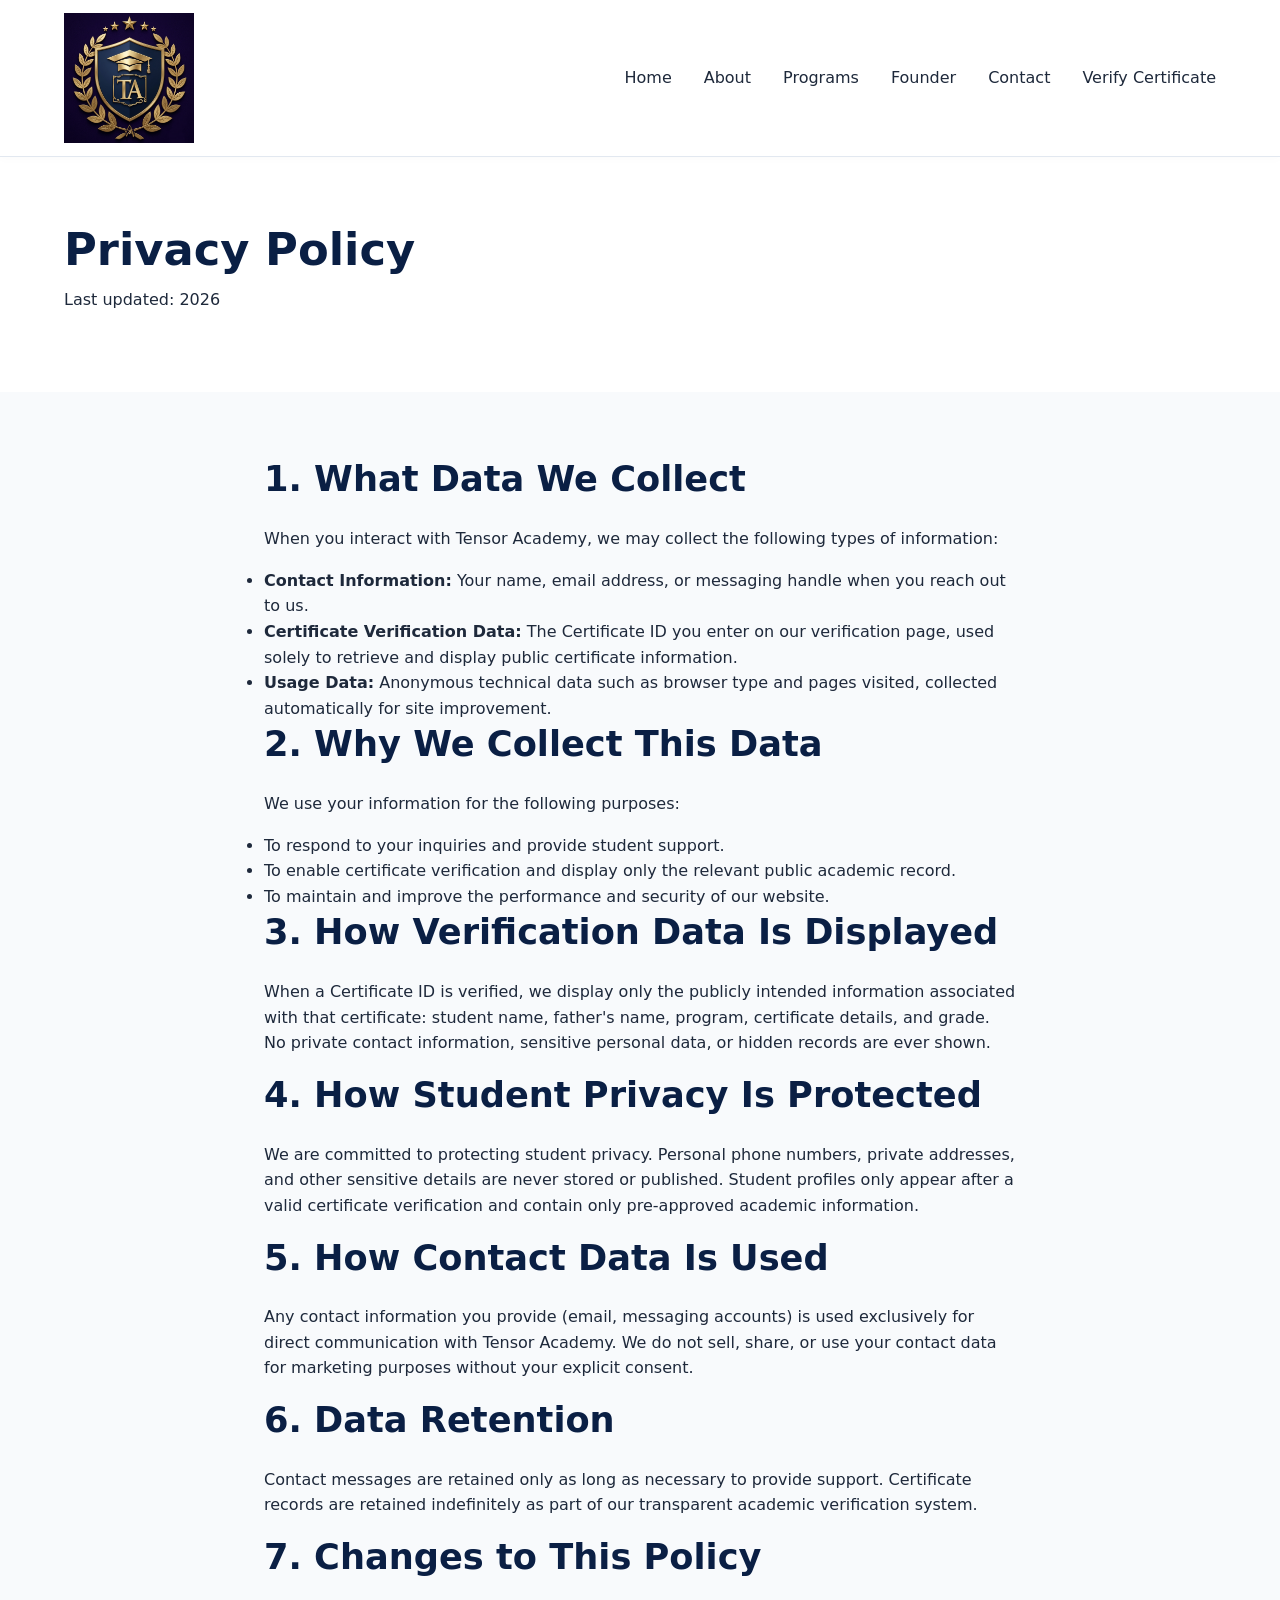
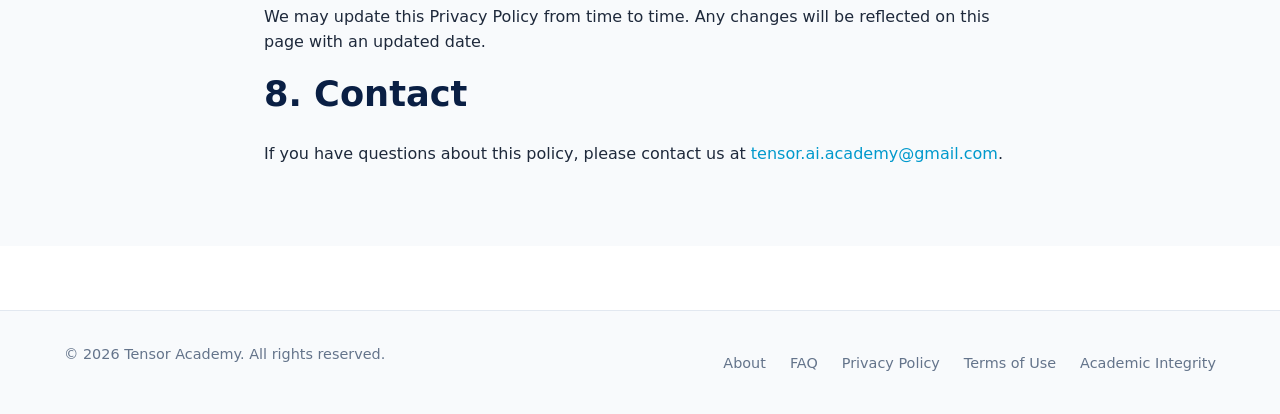
<file: privacy-policy.html>
<!DOCTYPE html>
<html lang="en">
<head>
  <meta charset="UTF-8">
  <meta name="viewport" content="width=device-width, initial-scale=1.0">
  <meta name="description" content="Privacy Policy of Tensor Academy — how we collect, use, and protect your data.">
  <title>Privacy Policy — Tensor Academy</title>
  <link rel="stylesheet" href="assets/css/style.css">
  <link rel="icon" href="assets/images/logo/logo.png" type="image/png">
</head>
<body>

  <header class="site-header">
    <div class="container header-inner">
      <a href="index.html" class="logo">
        <img src="assets/images/logo/logo.png" alt="Tensor Academy Logo" width="130" height="auto">
      </a>
      <button class="menu-toggle" aria-label="Toggle navigation menu">
        <span></span><span></span><span></span>
      </button>
      <nav>
        <ul class="nav-links">
          <li><a href="index.html">Home</a></li>
          <li><a href="about.html">About</a></li>
          <li><a href="programs.html">Programs</a></li>
          <li><a href="founder.html">Founder</a></li>
          <li><a href="contact.html">Contact</a></li>
          <li><a href="verify.html">Verify Certificate</a></li>
        </ul>
      </nav>
    </div>
  </header>

  <main>
    <section class="section">
      <div class="container">
        <h1>Privacy Policy</h1>
        <p class="section-subtitle">Last updated: 2026</p>
      </div>
    </section>

    <section class="section section-bg-light">
      <div class="container" style="max-width: 800px; margin: 0 auto;">

        <h2>1. What Data We Collect</h2>
        <p>When you interact with Tensor Academy, we may collect the following types of information:</p>
        <ul>
          <li><strong>Contact Information:</strong> Your name, email address, or messaging handle when you reach out to us.</li>
          <li><strong>Certificate Verification Data:</strong> The Certificate ID you enter on our verification page, used solely to retrieve and display public certificate information.</li>
          <li><strong>Usage Data:</strong> Anonymous technical data such as browser type and pages visited, collected automatically for site improvement.</li>
        </ul>

        <h2>2. Why We Collect This Data</h2>
        <p>We use your information for the following purposes:</p>
        <ul>
          <li>To respond to your inquiries and provide student support.</li>
          <li>To enable certificate verification and display only the relevant public academic record.</li>
          <li>To maintain and improve the performance and security of our website.</li>
        </ul>

        <h2>3. How Verification Data Is Displayed</h2>
        <p>When a Certificate ID is verified, we display only the publicly intended information associated with that certificate: student name, father's name, program, certificate details, and grade. No private contact information, sensitive personal data, or hidden records are ever shown.</p>

        <h2>4. How Student Privacy Is Protected</h2>
        <p>We are committed to protecting student privacy. Personal phone numbers, private addresses, and other sensitive details are never stored or published. Student profiles only appear after a valid certificate verification and contain only pre‑approved academic information.</p>

        <h2>5. How Contact Data Is Used</h2>
        <p>Any contact information you provide (email, messaging accounts) is used exclusively for direct communication with Tensor Academy. We do not sell, share, or use your contact data for marketing purposes without your explicit consent.</p>

        <h2>6. Data Retention</h2>
        <p>Contact messages are retained only as long as necessary to provide support. Certificate records are retained indefinitely as part of our transparent academic verification system.</p>

        <h2>7. Changes to This Policy</h2>
        <p>We may update this Privacy Policy from time to time. Any changes will be reflected on this page with an updated date.</p>

        <h2>8. Contact</h2>
        <p>If you have questions about this policy, please contact us at <a href="mailto:tensor.ai.academy@gmail.com">tensor.ai.academy@gmail.com</a>.</p>

      </div>
    </section>
  </main>

  <footer class="site-footer">
    <div class="container footer-inner">
      <p class="footer-text">&copy; 2026 Tensor Academy. All rights reserved.</p>
      <ul class="footer-links">
        <li><a href="about.html">About</a></li>
        <li><a href="faq.html">FAQ</a></li>
        <li><a href="privacy-policy.html">Privacy Policy</a></li>
        <li><a href="terms.html">Terms of Use</a></li>
        <li><a href="academic-integrity.html">Academic Integrity</a></li>
      </ul>
    </div>
  </footer>

  <script>
    const menuToggle = document.querySelector('.menu-toggle');
    const navLinks = document.querySelector('.nav-links');
    menuToggle.addEventListener('click', () => {
      navLinks.classList.toggle('open');
    });
  </script>

</body>
</html>
</file>
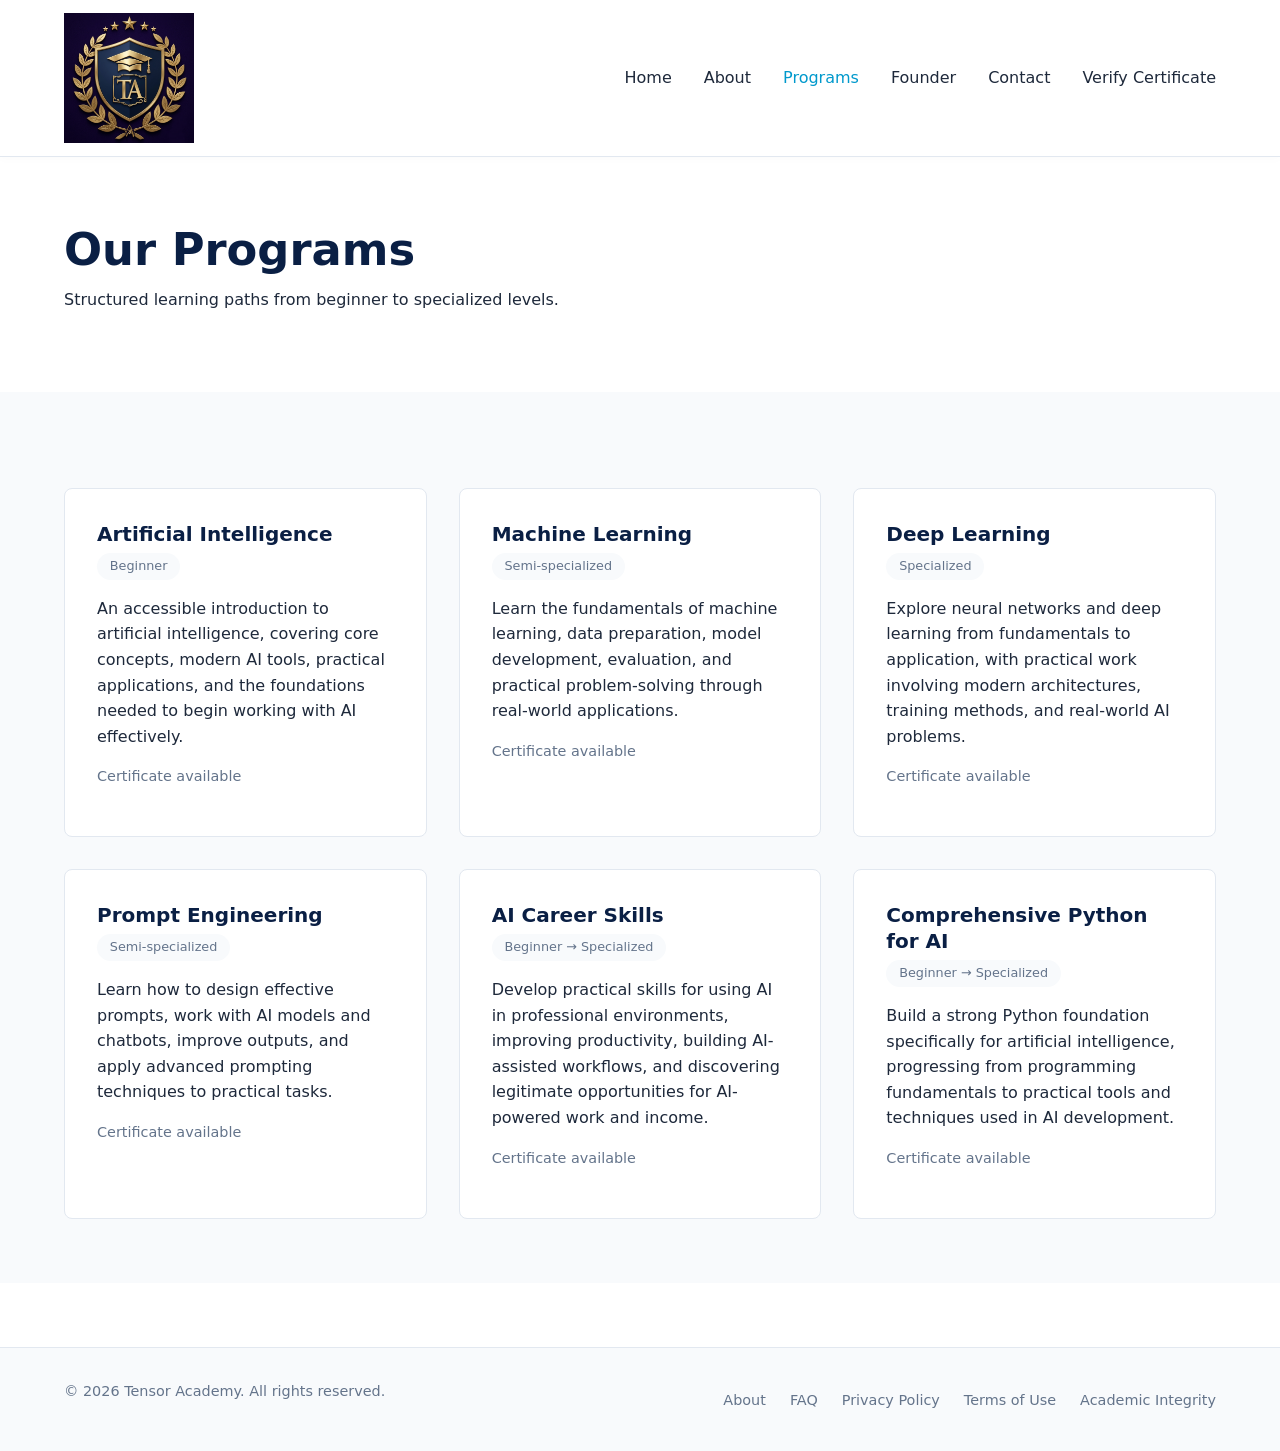
<file: programs.html>
<!DOCTYPE html>
<html lang="en">
<head>
  <meta charset="UTF-8">
  <meta name="viewport" content="width=device-width, initial-scale=1.0">
  <meta name="description" content="Tensor Academy programs in AI, machine learning, deep learning, prompt engineering, and AI career skills.">
  <title>Programs — Tensor Academy</title>
  <link rel="stylesheet" href="assets/css/style.css">
  <link rel="icon" href="assets/images/logo/logo.png" type="image/png">
</head>
<body>

  <header class="site-header">
    <div class="container header-inner">
      <a href="index.html" class="logo">
        <img src="assets/images/logo/logo.png" alt="Tensor Academy Logo" width="130" height="auto">
      </a>
      <button class="menu-toggle" aria-label="Toggle navigation menu">
        <span></span><span></span><span></span>
      </button>
      <nav>
        <ul class="nav-links">
          <li><a href="index.html">Home</a></li>
          <li><a href="about.html">About</a></li>
          <li><a href="programs.html" class="active">Programs</a></li>
          <li><a href="founder.html">Founder</a></li>
          <li><a href="contact.html">Contact</a></li>
          <li><a href="verify.html">Verify Certificate</a></li>
        </ul>
      </nav>
    </div>
  </header>

  <main>
    <section class="section">
      <div class="container">
        <h1>Our Programs</h1>
        <p class="section-subtitle">Structured learning paths from beginner to specialized levels.</p>
      </div>
    </section>

    <section class="section section-bg-light">
      <div class="container">
        <div class="program-grid">

          <!-- Artificial Intelligence -->
          <div class="program-card">
            <h3>Artificial Intelligence</h3>
            <span class="level-badge">Beginner</span>
            <p>An accessible introduction to artificial intelligence, covering core concepts, modern AI tools, practical applications, and the foundations needed to begin working with AI effectively.</p>
            <p class="cert-note">Certificate available</p>
          </div>

          <!-- Machine Learning -->
          <div class="program-card">
            <h3>Machine Learning</h3>
            <span class="level-badge">Semi-specialized</span>
            <p>Learn the fundamentals of machine learning, data preparation, model development, evaluation, and practical problem-solving through real-world applications.</p>
            <p class="cert-note">Certificate available</p>
          </div>

          <!-- Deep Learning -->
          <div class="program-card">
            <h3>Deep Learning</h3>
            <span class="level-badge">Specialized</span>
            <p>Explore neural networks and deep learning from fundamentals to application, with practical work involving modern architectures, training methods, and real-world AI problems.</p>
            <p class="cert-note">Certificate available</p>
          </div>

          <!-- Prompt Engineering -->
          <div class="program-card">
            <h3>Prompt Engineering</h3>
            <span class="level-badge">Semi-specialized</span>
            <p>Learn how to design effective prompts, work with AI models and chatbots, improve outputs, and apply advanced prompting techniques to practical tasks.</p>
            <p class="cert-note">Certificate available</p>
          </div>

          <!-- AI Career Skills -->
          <div class="program-card">
            <h3>AI Career Skills</h3>
            <span class="level-badge">Beginner → Specialized</span>
            <p>Develop practical skills for using AI in professional environments, improving productivity, building AI-assisted workflows, and discovering legitimate opportunities for AI-powered work and income.</p>
            <p class="cert-note">Certificate available</p>
          </div>

          <!-- Comprehensive Python for AI -->
          <div class="program-card">
            <h3>Comprehensive Python for AI</h3>
            <span class="level-badge">Beginner → Specialized</span>
            <p>Build a strong Python foundation specifically for artificial intelligence, progressing from programming fundamentals to practical tools and techniques used in AI development.</p>
            <p class="cert-note">Certificate available</p>
          </div>

        </div>
      </div>
    </section>
  </main>

  <footer class="site-footer">
    <div class="container footer-inner">
      <p class="footer-text">&copy; 2026 Tensor Academy. All rights reserved.</p>
      <ul class="footer-links">
        <li><a href="about.html">About</a></li>
        <li><a href="faq.html">FAQ</a></li>
        <li><a href="privacy-policy.html">Privacy Policy</a></li>
        <li><a href="terms.html">Terms of Use</a></li>
        <li><a href="academic-integrity.html">Academic Integrity</a></li>
      </ul>
    </div>
  </footer>

  <script>
    const menuToggle = document.querySelector('.menu-toggle');
    const navLinks = document.querySelector('.nav-links');
    menuToggle.addEventListener('click', () => {
      navLinks.classList.toggle('open');
    });
  </script>

</body>
</html>
</file>
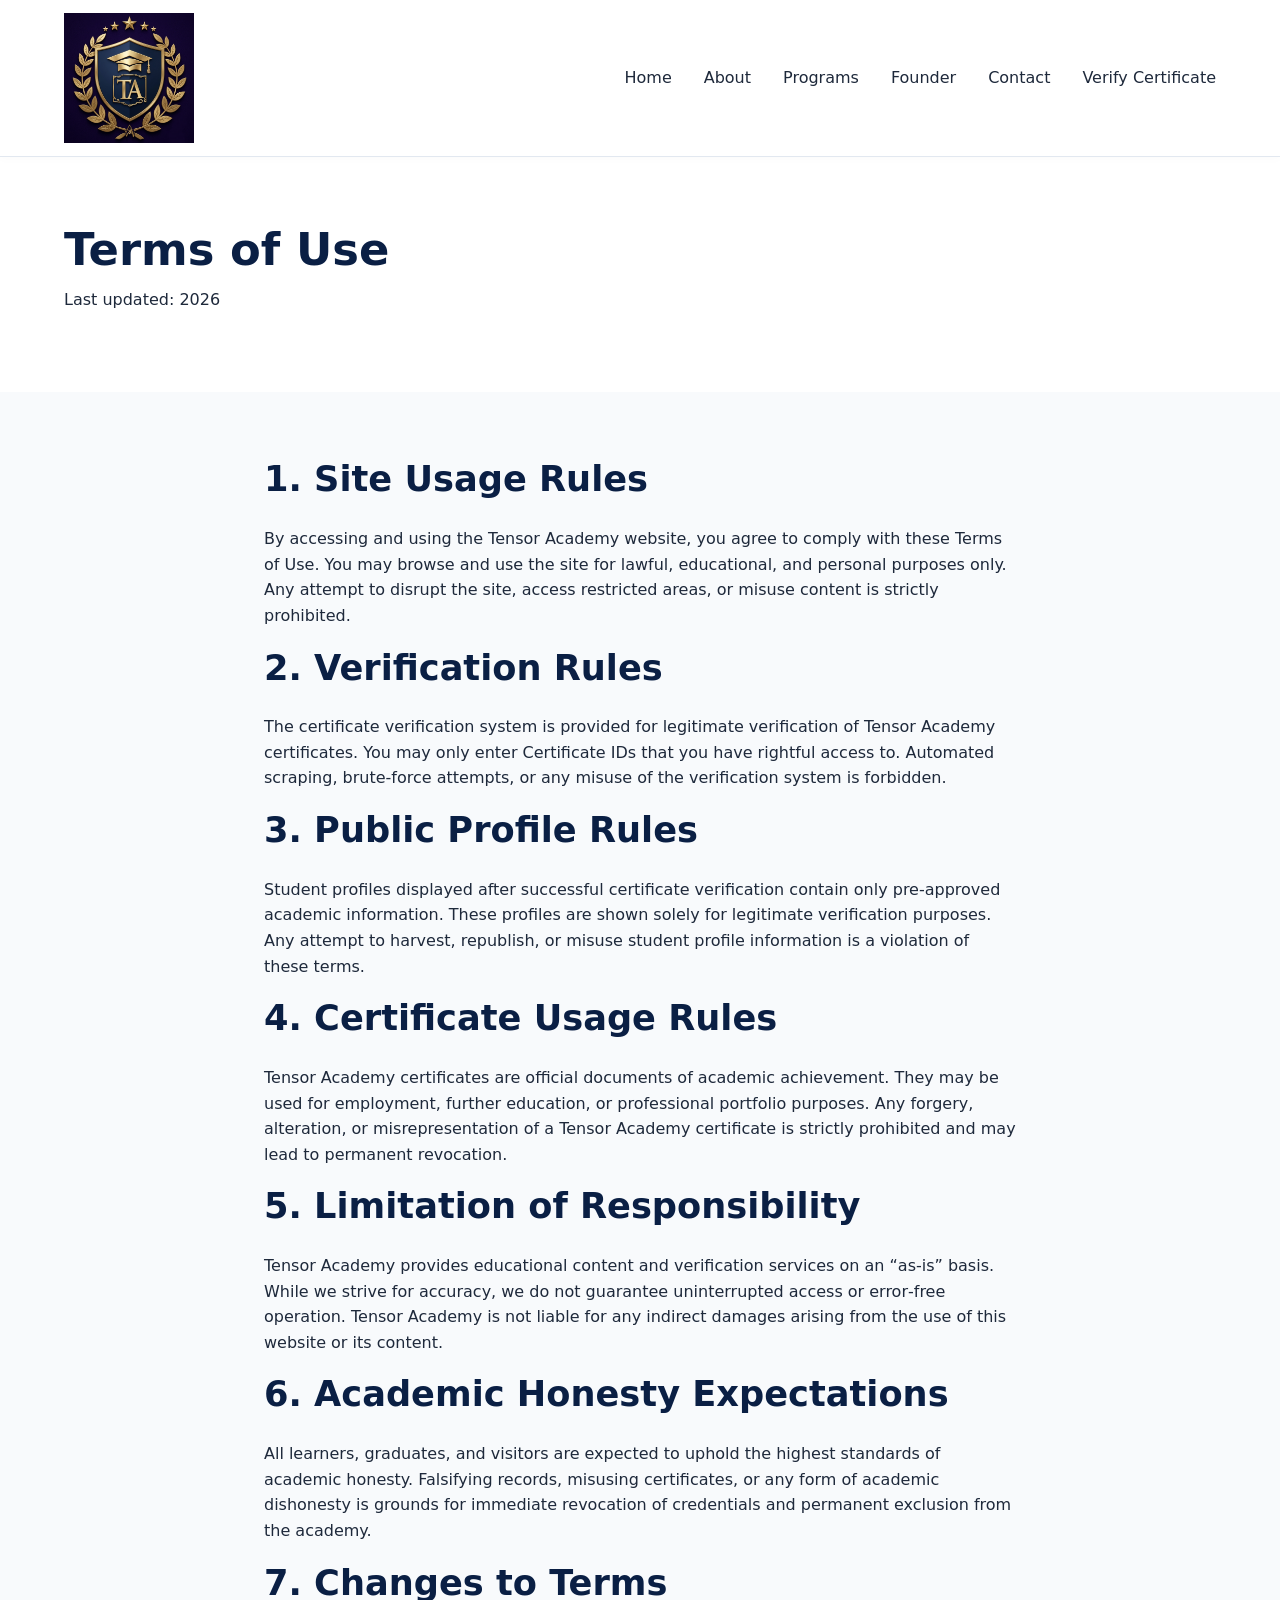
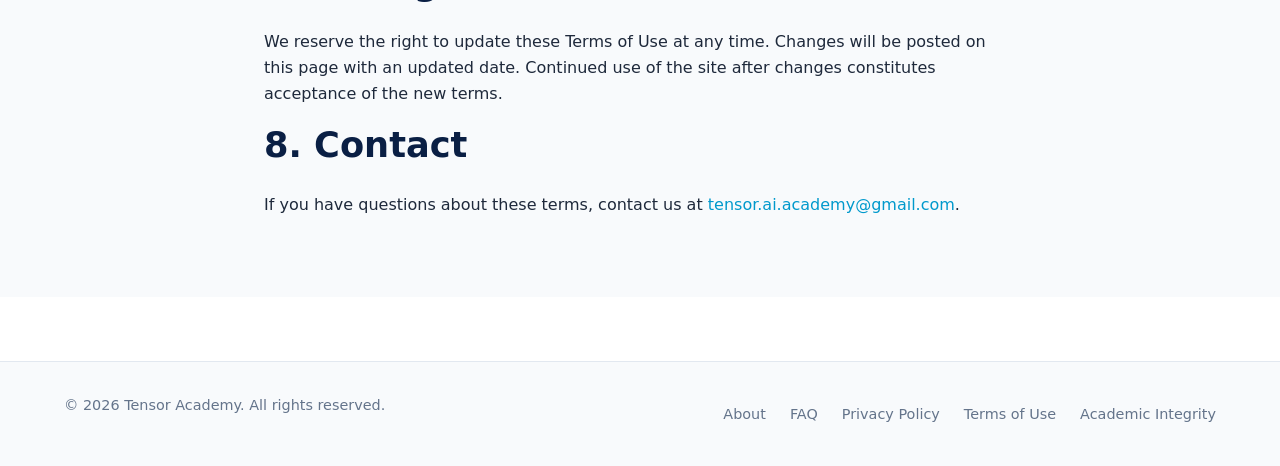
<file: terms.html>
<!DOCTYPE html>
<html lang="en">
<head>
  <meta charset="UTF-8">
  <meta name="viewport" content="width=device-width, initial-scale=1.0">
  <meta name="description" content="Terms of Use for Tensor Academy — rules for site usage, certificate verification, and academic honesty.">
  <title>Terms of Use — Tensor Academy</title>
  <link rel="stylesheet" href="assets/css/style.css">
  <link rel="icon" href="assets/images/logo/logo.png" type="image/png">
</head>
<body>

  <header class="site-header">
    <div class="container header-inner">
      <a href="index.html" class="logo">
        <img src="assets/images/logo/logo.png" alt="Tensor Academy Logo" width="130" height="auto">
      </a>
      <button class="menu-toggle" aria-label="Toggle navigation menu">
        <span></span><span></span><span></span>
      </button>
      <nav>
        <ul class="nav-links">
          <li><a href="index.html">Home</a></li>
          <li><a href="about.html">About</a></li>
          <li><a href="programs.html">Programs</a></li>
          <li><a href="founder.html">Founder</a></li>
          <li><a href="contact.html">Contact</a></li>
          <li><a href="verify.html">Verify Certificate</a></li>
        </ul>
      </nav>
    </div>
  </header>

  <main>
    <section class="section">
      <div class="container">
        <h1>Terms of Use</h1>
        <p class="section-subtitle">Last updated: 2026</p>
      </div>
    </section>

    <section class="section section-bg-light">
      <div class="container" style="max-width: 800px; margin: 0 auto;">

        <h2>1. Site Usage Rules</h2>
        <p>By accessing and using the Tensor Academy website, you agree to comply with these Terms of Use. You may browse and use the site for lawful, educational, and personal purposes only. Any attempt to disrupt the site, access restricted areas, or misuse content is strictly prohibited.</p>

        <h2>2. Verification Rules</h2>
        <p>The certificate verification system is provided for legitimate verification of Tensor Academy certificates. You may only enter Certificate IDs that you have rightful access to. Automated scraping, brute‑force attempts, or any misuse of the verification system is forbidden.</p>

        <h2>3. Public Profile Rules</h2>
        <p>Student profiles displayed after successful certificate verification contain only pre‑approved academic information. These profiles are shown solely for legitimate verification purposes. Any attempt to harvest, republish, or misuse student profile information is a violation of these terms.</p>

        <h2>4. Certificate Usage Rules</h2>
        <p>Tensor Academy certificates are official documents of academic achievement. They may be used for employment, further education, or professional portfolio purposes. Any forgery, alteration, or misrepresentation of a Tensor Academy certificate is strictly prohibited and may lead to permanent revocation.</p>

        <h2>5. Limitation of Responsibility</h2>
        <p>Tensor Academy provides educational content and verification services on an “as‑is” basis. While we strive for accuracy, we do not guarantee uninterrupted access or error‑free operation. Tensor Academy is not liable for any indirect damages arising from the use of this website or its content.</p>

        <h2>6. Academic Honesty Expectations</h2>
        <p>All learners, graduates, and visitors are expected to uphold the highest standards of academic honesty. Falsifying records, misusing certificates, or any form of academic dishonesty is grounds for immediate revocation of credentials and permanent exclusion from the academy.</p>

        <h2>7. Changes to Terms</h2>
        <p>We reserve the right to update these Terms of Use at any time. Changes will be posted on this page with an updated date. Continued use of the site after changes constitutes acceptance of the new terms.</p>

        <h2>8. Contact</h2>
        <p>If you have questions about these terms, contact us at <a href="mailto:tensor.ai.academy@gmail.com">tensor.ai.academy@gmail.com</a>.</p>

      </div>
    </section>
  </main>

  <footer class="site-footer">
    <div class="container footer-inner">
      <p class="footer-text">&copy; 2026 Tensor Academy. All rights reserved.</p>
      <ul class="footer-links">
        <li><a href="about.html">About</a></li>
        <li><a href="faq.html">FAQ</a></li>
        <li><a href="privacy-policy.html">Privacy Policy</a></li>
        <li><a href="terms.html">Terms of Use</a></li>
        <li><a href="academic-integrity.html">Academic Integrity</a></li>
      </ul>
    </div>
  </footer>

  <script>
    const menuToggle = document.querySelector('.menu-toggle');
    const navLinks = document.querySelector('.nav-links');
    menuToggle.addEventListener('click', () => {
      navLinks.classList.toggle('open');
    });
  </script>

</body>
</html>
</file>
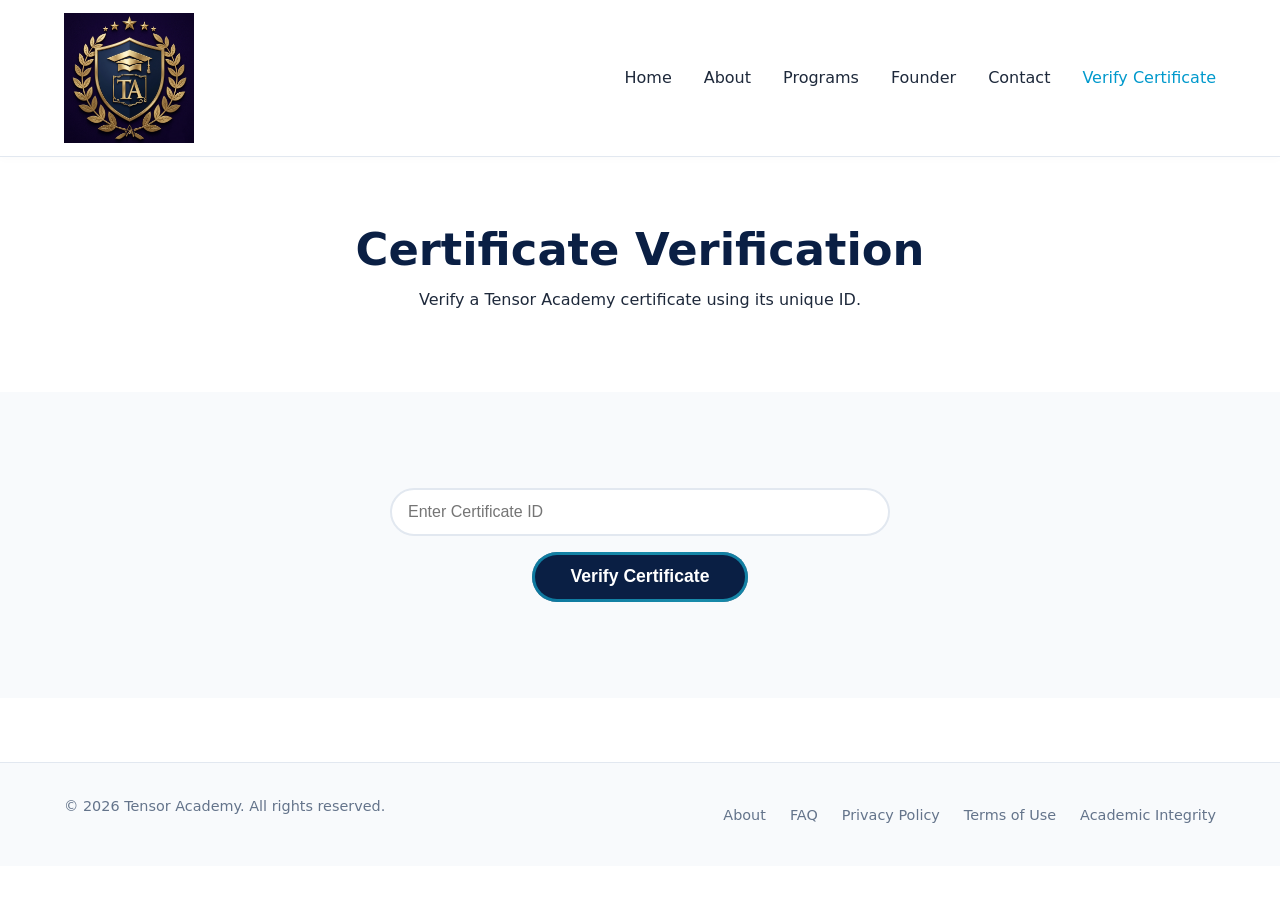
<file: verify.html>
<!DOCTYPE html>
<html lang="en">
<head>
  <meta charset="UTF-8">
  <meta name="viewport" content="width=device-width, initial-scale=1.0">
  <meta name="description" content="Verify a Tensor Academy certificate using its unique Certificate ID.">
  <title>Certificate Verification — Tensor Academy</title>
  <link rel="stylesheet" href="assets/css/style.css">
  <link rel="icon" href="assets/images/logo/logo.png" type="image/png">
</head>
<body>

  <header class="site-header">
    <div class="container header-inner">
      <a href="index.html" class="logo">
        <img src="assets/images/logo/logo.png" alt="Tensor Academy Logo" width="130" height="auto">
      </a>
      <button class="menu-toggle" aria-label="Toggle navigation menu">
        <span></span><span></span><span></span>
      </button>
      <nav>
        <ul class="nav-links">
          <li><a href="index.html">Home</a></li>
          <li><a href="about.html">About</a></li>
          <li><a href="programs.html">Programs</a></li>
          <li><a href="founder.html">Founder</a></li>
          <li><a href="contact.html">Contact</a></li>
          <li><a href="verify.html" class="active">Verify Certificate</a></li>
        </ul>
      </nav>
    </div>
  </header>

  <main>
    <section class="section">
      <div class="container text-center">
        <h1>Certificate Verification</h1>
        <p>Verify a Tensor Academy certificate using its unique ID.</p>
      </div>
    </section>

    <section class="section section-bg-light">
      <div class="container">
        <div class="verify-form">
          <input type="text" id="certIdInput" placeholder="Enter Certificate ID" aria-label="Certificate ID">
          <button type="submit" id="verifyBtn" class="btn verify-cert-btn">Verify Certificate</button>
          <p id="errorMsg" style="color: #dc2626; margin-top: 0.8rem; display: none;"></p>
        </div>

        <!-- Certificate result (hidden initially) -->
        <div id="certResult" class="cert-result hidden">
          <h3>Certificate Verified</h3>
          <table class="cert-table" style="width: 100%; border-collapse: collapse; margin-top: 1rem;">
            <tr><td><strong>Student Name</strong></td><td id="studentName"></td></tr>
            <tr><td><strong>Father's Name</strong></td><td id="fatherName"></td></tr>
            <tr><td><strong>Program Name</strong></td><td id="programName"></td></tr>
            <tr><td><strong>Certificate ID</strong></td><td id="certId"></td></tr>
            <tr><td><strong>Certificate Number</strong></td><td id="certNumber"></td></tr>
            <tr><td><strong>Level</strong></td><td id="level"></td></tr>
            <tr><td><strong>Instructor</strong></td><td id="instructor"></td></tr>
            <tr><td><strong>Start Date</strong></td><td id="startDate"></td></tr>
            <tr><td><strong>End Date</strong></td><td id="endDate"></td></tr>
            <tr><td><strong>Issue Date</strong></td><td id="issueDate"></td></tr>
            <tr><td><strong>Score</strong></td><td id="score"></td></tr>
            <tr><td><strong>Grade</strong></td><td id="grade"></td></tr>
            <tr><td><strong>Status</strong></td><td style="color: #16a34a; font-weight: 600;" id="statusText"></td></tr>
          </table>
          <div style="margin-top: 1.5rem; display: flex; gap: 1rem; flex-wrap: wrap;">
            <a href="assets/documents/certificate/certificate.pdf" target="_blank" class="btn btn-outline">Preview Certificate (PDF)</a>
            <a href="assets/documents/certificate/certificate.pdf" download class="btn btn-secondary">Download Certificate</a>
          </div>
        </div>

        <!-- Student Profile (hidden initially, shown after verification) -->
        <div id="studentProfile" class="student-profile-box">
          <h2>Student Profile</h2>
          <div class="founder-profile" style="margin-top: 1.5rem;">
            <div class="founder-photo">
              <img src="assets/images/student/student-profile.jpg" alt="Student Photo" width="200" height="auto">
            </div>
            <div class="founder-details">
              <p><strong>Full Name:</strong> Mohammad Fazel Masjedi</p>
              <p><strong>Father's Name:</strong> Ghulam Farooq Masjedi</p>
              <p><strong>Student ID:</strong> TA-2026-FAZEL-DL-211</p>
              <p><strong>Program:</strong> Deep Learning: From Fundamentals to Applications</p>
              <p><strong>Status:</strong> Graduated</p>
              <p><strong>Certificate Verification Status:</strong> Verified</p>
            </div>
          </div>
          <h3 style="margin-top: 2rem;">Special Achievements</h3>
          <ul class="achievements-list">
            <li>Built Dr. Zaka AI Chatbot</li>
            <li>Ranked 8th in the Tensor Top Prompt Engineer Competition</li>
            <li>Built a Machine Learning-based Real Estate Price Prediction System</li>
          </ul>
        </div>
      </div>
    </section>
  </main>

  <footer class="site-footer">
    <div class="container footer-inner">
      <p class="footer-text">&copy; 2026 Tensor Academy. All rights reserved.</p>
      <ul class="footer-links">
        <li><a href="about.html">About</a></li>
        <li><a href="faq.html">FAQ</a></li>
        <li><a href="privacy-policy.html">Privacy Policy</a></li>
        <li><a href="terms.html">Terms of Use</a></li>
        <li><a href="academic-integrity.html">Academic Integrity</a></li>
      </ul>
    </div>
  </footer>

  <script src="assets/js/verify.js"></script>
  <script>
    // Mobile menu toggle (same as other pages)
    const menuToggle = document.querySelector('.menu-toggle');
    const navLinks = document.querySelector('.nav-links');
    menuToggle.addEventListener('click', () => {
      navLinks.classList.toggle('open');
    });
  </script>

</body>
</html>
</file>
<file: assets/css/style.css>
/* ========== CSS Custom Properties ========== */
:root {
  --primary: #0A1F44;        /* Deep Navy */
  --secondary: #0099CC;      /* Electric / Cyan Blue */
  --bg: #FFFFFF;
  --bg-light: #F8FAFC;
  --text: #1E293B;           /* Dark Slate */
  --text-light: #64748B;
  --accent-glow: rgba(0, 153, 204, 0.15);
  --border-radius: 8px;
  --transition: 0.3s ease;
  --font-main: 'Segoe UI', system-ui, -apple-system, sans-serif;
}

/* ========== Reset & Base ========== */
*,
*::before,
*::after {
  box-sizing: border-box;
  margin: 0;
  padding: 0;
}

html {
  font-size: 16px;
  scroll-behavior: smooth;
}

body {
  font-family: var(--font-main);
  color: var(--text);
  background: var(--bg);
  line-height: 1.6;
  -webkit-font-smoothing: antialiased;
}

img {
  max-width: 100%;
  height: auto;
  display: block;
}

a {
  color: var(--secondary);
  text-decoration: none;
  transition: color var(--transition);
}
a:hover {
  color: var(--primary);
}

/* ========== Container ========== */
.container {
  width: 100%;
  max-width: 1200px;
  margin: 0 auto;
  padding: 0 1.5rem;
}

/* ========== Typography ========== */
h1, h2, h3, h4 {
  line-height: 1.3;
  font-weight: 700;
  color: var(--primary);
}

h1 { font-size: clamp(2rem, 5vw, 2.8rem); margin-bottom: 0.5rem; }
h2 { font-size: clamp(1.6rem, 4vw, 2.2rem); margin-bottom: 1.5rem; }
h3 { font-size: 1.25rem; margin-bottom: 0.75rem; }
p { margin-bottom: 1rem; color: var(--text); }

/* ========== Buttons ========== */
.btn {
  display: inline-block;
  padding: 0.8rem 1.8rem;
  border-radius: 30px;
  font-weight: 600;
  font-size: 1rem;
  text-align: center;
  cursor: pointer;
  transition: all var(--transition);
  border: 2px solid transparent;
}

.btn-primary {
  background: var(--primary);
  color: #fff;
}
.btn-primary:hover {
  background: #0d2a5c;
  color: #fff;
  transform: translateY(-2px);
  box-shadow: 0 8px 20px rgba(10,31,68,0.2);
}

.btn-secondary {
  background: var(--secondary);
  color: #fff;
}
.btn-secondary:hover {
  background: #0080b3;
  color: #fff;
  transform: translateY(-2px);
  box-shadow: 0 8px 20px rgba(0,153,204,0.3);
}

.btn-outline {
  background: transparent;
  border: 2px solid var(--primary);
  color: var(--primary);
}
.btn-outline:hover {
  background: var(--primary);
  color: #fff;
}

/* Special Verify Certificate button with subtle animated border */
.verify-cert-btn {
  position: relative;
  background: var(--primary);
  color: #fff;
  border-radius: 30px;
  padding: 0.9rem 2.4rem;
  font-size: 1.1rem;
  font-weight: 700;
  border: none;
  cursor: pointer;
  overflow: hidden;
  z-index: 1;
}
.verify-cert-btn::before {
  content: '';
  position: absolute;
  top: -2px; left: -2px; right: -2px; bottom: -2px;
  background: linear-gradient(45deg, var(--secondary), #22d3ee, var(--secondary), #22d3ee);
  background-size: 300% 300%;
  border-radius: 32px;
  z-index: -1;
  animation: borderGlow 3s linear infinite;
  opacity: 0.6;
}
.verify-cert-btn::after {
  content: '';
  position: absolute;
  top: 3px; left: 3px; right: 3px; bottom: 3px;
  background: var(--primary);
  border-radius: 28px;
  z-index: -1;
}
.verify-cert-btn:hover {
  transform: translateY(-2px);
  box-shadow: 0 10px 25px rgba(0,153,204,0.3);
}

@keyframes borderGlow {
  0% { background-position: 0% 50%; }
  50% { background-position: 100% 50%; }
  100% { background-position: 0% 50%; }
}

/* ========== Header & Navigation ========== */
.site-header {
  background: var(--bg);
  border-bottom: 1px solid #e2e8f0;
  padding: 0.8rem 0;
  position: sticky;
  top: 0;
  z-index: 100;
  box-shadow: 0 2px 10px rgba(0,0,0,0.02);
}

.header-inner {
  display: flex;
  align-items: center;
  justify-content: space-between;
}

.logo img {
  width: 130px;
  height: auto;
}

.nav-links {
  display: flex;
  gap: 2rem;
  list-style: none;
}

.nav-links a {
  font-weight: 500;
  color: var(--text);
  position: relative;
  padding-bottom: 4px;
}
.nav-links a:hover,
.nav-links a.active {
  color: var(--secondary);
}
.nav-links a::after {
  content: '';
  position: absolute;
  bottom: 0;
  left: 0;
  width: 0;
  height: 2px;
  background: var(--secondary);
  transition: width var(--transition);
}
.nav-links a:hover::after {
  width: 100%;
}

/* Mobile menu toggle */
.menu-toggle {
  display: none;
  flex-direction: column;
  gap: 5px;
  cursor: pointer;
  background: none;
  border: none;
}
.menu-toggle span {
  display: block;
  width: 25px;
  height: 3px;
  background: var(--primary);
  border-radius: 3px;
  transition: var(--transition);
}

/* ========== Footer ========== */
.site-footer {
  background: var(--bg-light);
  border-top: 1px solid #e2e8f0;
  padding: 2rem 0;
  margin-top: 4rem;
}
.footer-inner {
  display: flex;
  flex-wrap: wrap;
  justify-content: space-between;
  align-items: center;
  gap: 1rem;
}
.footer-text {
  color: var(--text-light);
  font-size: 0.9rem;
}
.footer-links {
  display: flex;
  gap: 1.5rem;
  list-style: none;
}
.footer-links a {
  color: var(--text-light);
  font-size: 0.9rem;
}
.footer-links a:hover {
  color: var(--secondary);
}

/* ========== Hero Section (Home) ========== */
.hero {
  position: relative;
  background: url('../images/home/hero.jpg') center/cover no-repeat;
  min-height: 70vh;
  display: flex;
  align-items: center;
  color: #fff;
}
.hero::after {
  content: '';
  position: absolute;
  inset: 0;
  background: linear-gradient(135deg, rgba(10,31,68,0.85), rgba(0,0,0,0.5));
}
.hero .container {
  position: relative;
  z-index: 1;
}
.hero h1 {
  color: #fff;
  margin-bottom: 0.5rem;
}
.hero p {
  color: rgba(255,255,255,0.9);
  font-size: 1.2rem;
  max-width: 600px;
  margin-bottom: 2rem;
}
.hero-buttons {
  display: flex;
  flex-wrap: wrap;
  gap: 1rem;
}

/* ========== Section Styling ========== */
.section {
  padding: 4rem 0;
}
.section-bg-light {
  background: var(--bg-light);
}
.section-title {
  text-align: center;
  margin-bottom: 2.5rem;
}

/* Trust points */
.trust-grid {
  display: grid;
  grid-template-columns: repeat(auto-fit, minmax(250px, 1fr));
  gap: 2rem;
  margin-top: 2rem;
}
.trust-item {
  text-align: center;
  padding: 1.5rem;
  background: #fff;
  border-radius: var(--border-radius);
  box-shadow: 0 4px 12px rgba(0,0,0,0.04);
  transition: transform var(--transition);
}
.trust-item:hover {
  transform: translateY(-4px);
}
.trust-item .icon {
  font-size: 2rem;
  color: var(--secondary);
  margin-bottom: 0.5rem;
}

/* Program cards */
.program-grid {
  display: grid;
  grid-template-columns: repeat(auto-fit, minmax(280px, 1fr));
  gap: 2rem;
  margin-top: 2rem;
}
.program-card {
  background: #fff;
  border: 1px solid #e2e8f0;
  border-radius: var(--border-radius);
  padding: 2rem;
  transition: all var(--transition);
}
.program-card:hover {
  border-color: var(--secondary);
  box-shadow: 0 12px 24px rgba(0,0,0,0.05);
}
.program-card h3 {
  margin-bottom: 0.3rem;
}
.level-badge {
  display: inline-block;
  background: var(--bg-light);
  color: var(--text-light);
  font-size: 0.8rem;
  padding: 0.2rem 0.8rem;
  border-radius: 20px;
  margin-bottom: 1rem;
}
.cert-note {
  font-size: 0.9rem;
  color: var(--text-light);
  margin-top: 1rem;
}

/* ========== About & Founder ========== */
.about-content {
  max-width: 800px;
  margin: 0 auto;
}
.founder-profile {
  display: flex;
  flex-wrap: wrap;
  gap: 2rem;
  align-items: flex-start;
}
.founder-photo {
  flex: 0 0 220px;
}
.founder-photo img {
  border-radius: var(--border-radius);
  box-shadow: 0 8px 20px rgba(0,0,0,0.08);
}
.founder-details {
  flex: 1;
}
.social-links {
  display: flex;
  gap: 1rem;
  margin-top: 1rem;
}
.social-links a {
  display: flex;
  align-items: center;
  gap: 0.3rem;
  background: var(--bg-light);
  padding: 0.4rem 0.8rem;
  border-radius: 20px;
  font-size: 0.9rem;
  color: var(--text);
  transition: all var(--transition);
}
.social-links a:hover {
  background: var(--secondary);
  color: #fff;
}
.social-links a img {
  width: 18px;
  height: 18px;
}

/* ========== Verification Page ========== */
.verify-form {
  max-width: 500px;
  margin: 2rem auto;
  text-align: center;
}
.verify-form input[type="text"] {
  width: 100%;
  padding: 0.8rem 1rem;
  border: 2px solid #e2e8f0;
  border-radius: 30px;
  font-size: 1rem;
  margin-bottom: 1rem;
  transition: border var(--transition);
}
.verify-form input[type="text"]:focus {
  outline: none;
  border-color: var(--secondary);
}
.cert-result {
  max-width: 600px;
  margin: 2rem auto;
  background: #fff;
  border-radius: var(--border-radius);
  padding: 2rem;
  border: 1px solid #e2e8f0;
}
.cert-result h3 {
  color: var(--secondary);
}
.student-profile-box {
  display: none;
  margin-top: 2rem;
  background: var(--bg-light);
  border-radius: var(--border-radius);
  padding: 2rem;
  border: 1px dashed var(--secondary);
}
.profile-visible {
  display: block;
}
.achievements-list {
  list-style: none;
  margin-top: 1rem;
}
.achievements-list li::before {
  content: "✓";
  color: var(--secondary);
  font-weight: bold;
  margin-right: 0.5rem;
}

/* ========== FAQ ========== */
.faq-item {
  border-bottom: 1px solid #e2e8f0;
  padding: 1.2rem 0;
}
.faq-question {
  font-weight: 600;
  cursor: pointer;
  display: flex;
  justify-content: space-between;
  align-items: center;
}
.faq-answer {
  max-height: 0;
  overflow: hidden;
  transition: max-height 0.3s ease;
  color: var(--text-light);
  padding-top: 0;
}
.faq-item.active .faq-answer {
  max-height: 200px;
  padding-top: 0.5rem;
}

/* ========== Utility ========== */
.text-center { text-align: center; }
.mt-2 { margin-top: 2rem; }
.mt-3 { margin-top: 3rem; }
.hidden { display: none; }

/* ========== Responsive ========== */
@media (max-width: 768px) {
  .menu-toggle {
    display: flex;
  }
  .nav-links {
    position: absolute;
    top: 100%;
    left: 0;
    right: 0;
    background: #fff;
    flex-direction: column;
    align-items: center;
    gap: 1.5rem;
    padding: 2rem 0;
    box-shadow: 0 10px 20px rgba(0,0,0,0.05);
    display: none;
  }
  .nav-links.open {
    display: flex;
  }
  .founder-profile {
    flex-direction: column;
    align-items: center;
    text-align: center;
  }
  .footer-inner {
    flex-direction: column;
    text-align: center;
  }
  .hero {
    min-height: 60vh;
  }
  .hero p {
    font-size: 1rem;
  }
}
</file>
